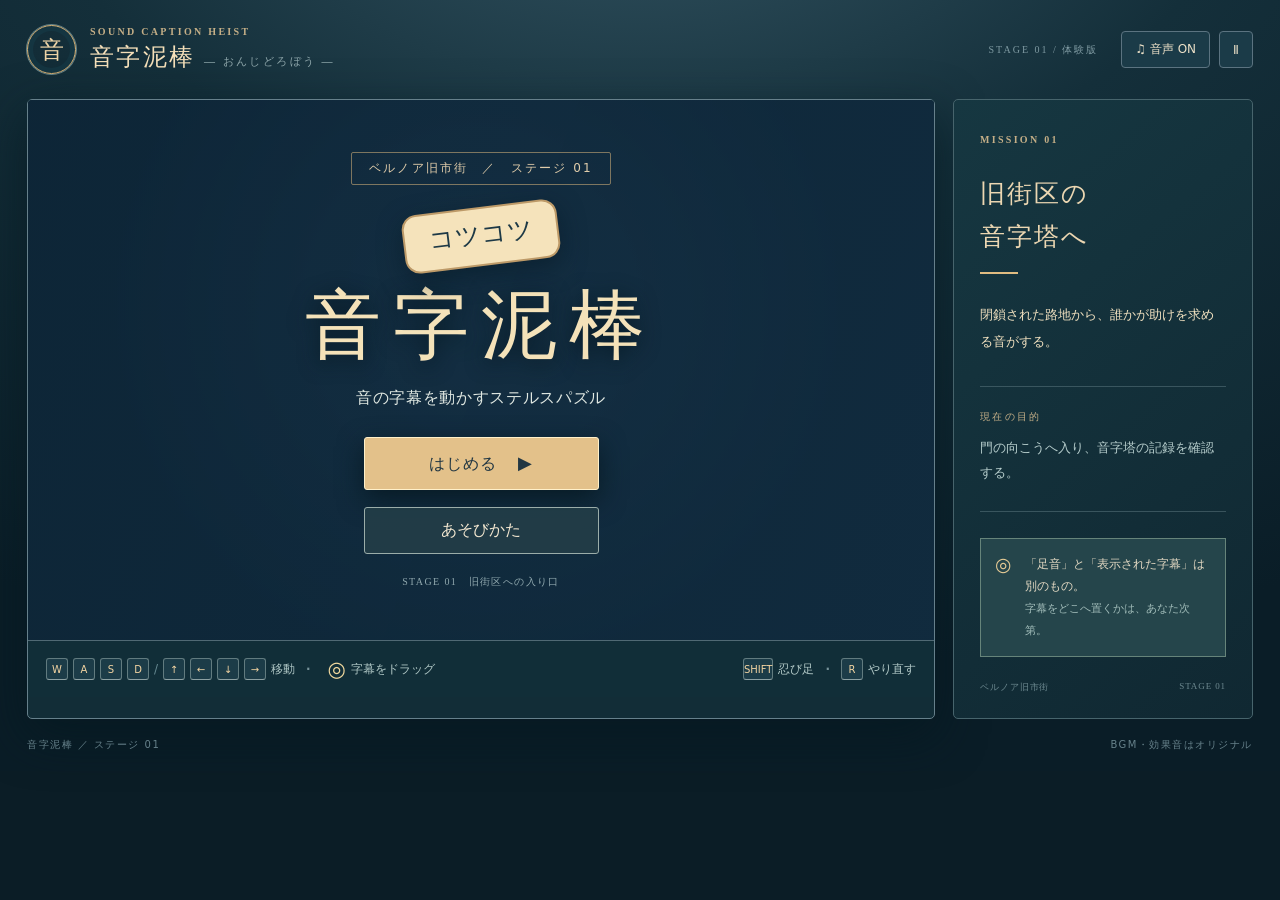
<file: index.html>
<!doctype html>
<html lang="ja">
<head>
  <meta charset="UTF-8" />
  <meta name="viewport" content="width=device-width, initial-scale=1, viewport-fit=cover" />
  <link rel="icon" href="data:image/svg+xml,%3Csvg xmlns='http://www.w3.org/2000/svg' viewBox='0 0 48 48'%3E%3Crect width='48' height='48' rx='12' fill='%231b3a44'/%3E%3Ctext x='24' y='34' text-anchor='middle' font-size='29'%3E%E9%9F%B3%3C/text%3E%3C/svg%3E" />
  <meta name="theme-color" content="#0b1e2b" />
  <meta name="description" content="音の字幕を自由に移動し、警備員の行動を変えるステルスパズル。" />
  <title>音字泥棒 — PROLOGUE</title>
  <script type="module" crossorigin src="./assets/index-DogWZPmv.js"></script>
  <link rel="stylesheet" crossorigin href="./assets/index-CPCnpFxU.css">
</head>
<body>
  <div id="app">
    <header class="top">
      <div class="brand"><div class="brand-seal">音</div><div class="brand-copy"><span class="eyebrow">SOUND CAPTION HEIST</span><strong>音字泥棒 <span>— おんじどろぼう —</span></strong></div></div>
      <div class="top-controls"><span class="edition">STAGE 01 / 体験版</span><button id="mute" type="button" aria-label="音をミュート">♫ <span>音声 ON</span></button><button id="pause" type="button" aria-label="一時停止">Ⅱ</button></div>
    </header>

    <main class="main">
      <section class="game-shell" aria-label="音字泥棒のゲーム画面">
        <div class="scene-frame" id="scene-frame">
          <canvas id="stage" width="1040" height="620" aria-label="ステージ1。主人公を動かし効果音字幕をドラッグするゲーム" tabindex="0"></canvas>
          <div id="vignette"></div>
          <div class="scene-top"><div class="chapter"><div>CHAPTER 01 — THE BACK ALLEY</div><strong>足音のない路地</strong></div><div id="status-pill" class="pill">● 平常</div></div>
          <div class="scene-bottom"><div id="hint" class="hint"><span class="hint-sigil">✦</span><div><strong id="hint-title">足音を、目に見える形へ。</strong><p id="hint-copy">移動すると字幕が生まれます。</p></div></div><div id="step-indicator" class="step-indicator"><i class="active"></i><i></i><i></i></div></div>
          <div id="toast" class="toast" aria-live="polite"></div>
          <div class="overlay title-screen" id="intro">
            <span class="edition-plate">ベルノア旧市街　／　ステージ 01</span>
            <div class="title-emblem" aria-hidden="true">コツコツ</div>
            <h1>音字泥棒</h1>
            <p class="game-genre">音の字幕を動かすステルスパズル</p>
            <nav class="menu" aria-label="タイトルメニュー">
              <button class="primary" id="start" type="button">はじめる <span>▶</span></button>
              <button class="secondary-button" id="howto" type="button">あそびかた</button>
            </nav>
            <span class="intro-foot">STAGE 01　旧街区への入り口</span>
          </div>
          <div class="overlay hidden" id="result" aria-live="polite">
            <span class="eyebrow">STAGE 01 CLEAR</span>
            <h2>ステージ 01　クリア</h2>
            <p>音字塔の記録に、不可解な補正履歴が見つかった。</p>
            <div class="result-lines"><span>次の目的</span><strong>救難音が鳴る地下通路を調べる</strong></div>
            <button class="primary" id="replay" type="button">もう一度あそぶ <span>↻</span></button>
          </div>
          <div class="overlay hidden" id="help">
            <span class="eyebrow">CONTROLS</span>
            <h2>あそびかた</h2>
            <div class="help-text">
              <p><strong>移動：</strong>WASD・矢印キー、スマホでは画面をタップ／十字キー</p>
              <p><strong>字幕：</strong>音が鳴ると現れる「コツコツ」などをドラッグ。路地の好きな場所へ置ける</p>
              <p><strong>警備員：</strong>字幕を見れば調べに行くが、ミオを直接見れば追いかける</p>
              <p><strong>目標：</strong>やり方は自由。右端の門から旧街区へ入ろう</p>
            </div>
            <button class="primary" id="help-back" type="button">タイトルへ戻る <span>↩</span></button>
          </div>
          <div class="dialogue hidden" id="dialogue" role="dialog" aria-live="polite" aria-label="ストーリー">
            <div id="speaker-avatar" class="speaker-avatar">ミ</div>
            <div class="dialogue-body"><div class="dialogue-heading"><strong id="speaker-name">ミオ</strong><span id="dialogue-progress">1 / 5</span></div>
              <p id="dialogue-text"></p>
            </div>
            <div class="dialogue-actions">
              <button id="dialogue-next" class="dialogue-next" type="button">次へ <span>▶</span></button>
              <button id="dialogue-skip" class="dialogue-skip" type="button">スキップ</button>
            </div>
          </div>
          <div class="overlay hidden" id="paused">
            <h2>ポーズ</h2><p>ゲームを一時停止しています。</p>
            <button class="primary" id="resume" type="button">再開 <span>▶</span></button>
            <button class="secondary-button" id="pause-restart" type="button">最初からやり直す</button>
          </div>
        </div>
        <footer class="below">
          <div class="instruction"><span class="key">W</span><span class="key">A</span><span class="key">S</span><span class="key">D</span><span class="separator">/</span><span class="key">↑</span><span class="key">←</span><span class="key">↓</span><span class="key">→</span><span>移動</span><b>·</b><span class="hand">◎</span><span>字幕をドラッグ</span></div>
          <div class="instruction secondary"><span class="key">SHIFT</span><span>忍び足</span><b>·</b><span class="key">R</span><span>やり直す</span></div>
          <div class="touch-controls" aria-label="タッチ操作"><div class="move-pad" id="move-pad" aria-label="移動パッド"><button data-dir="up" aria-label="上へ">▲</button><button data-dir="left" aria-label="左へ">◀</button><button data-dir="down" aria-label="下へ">▼</button><button data-dir="right" aria-label="右へ">▶</button></div><button id="quiet" class="quiet" type="button">忍び足：OFF</button></div>
        </footer>
      </section>
      <aside class="story" aria-label="ステージ情報">
        <span class="eyebrow">MISSION 01</span><h3>旧街区の<br />音字塔へ</h3>
        <div class="line"></div>
        <p class="mission-lead">閉鎖された路地から、誰かが助けを求める音がする。</p>
        <div class="mission-details">
          <span class="eyebrow">現在の目的</span>
          <p id="mission-status">門の向こうへ入り、音字塔の記録を確認する。</p>
        </div>
        <div class="note"><span>◎</span><p>「足音」と「表示された字幕」は別のもの。<br /><small>字幕をどこへ置くかは、あなた次第。</small></p></div>
        <div class="story-bottom"><span>ベルノア旧市街</span><span>STAGE 01</span></div>
      </aside>
    </main>
    <div class="bottom-bar"><span>音字泥棒 ／ ステージ 01</span><span>BGM・効果音はオリジナル</span></div>
  </div>
</body>
</html>
</file>
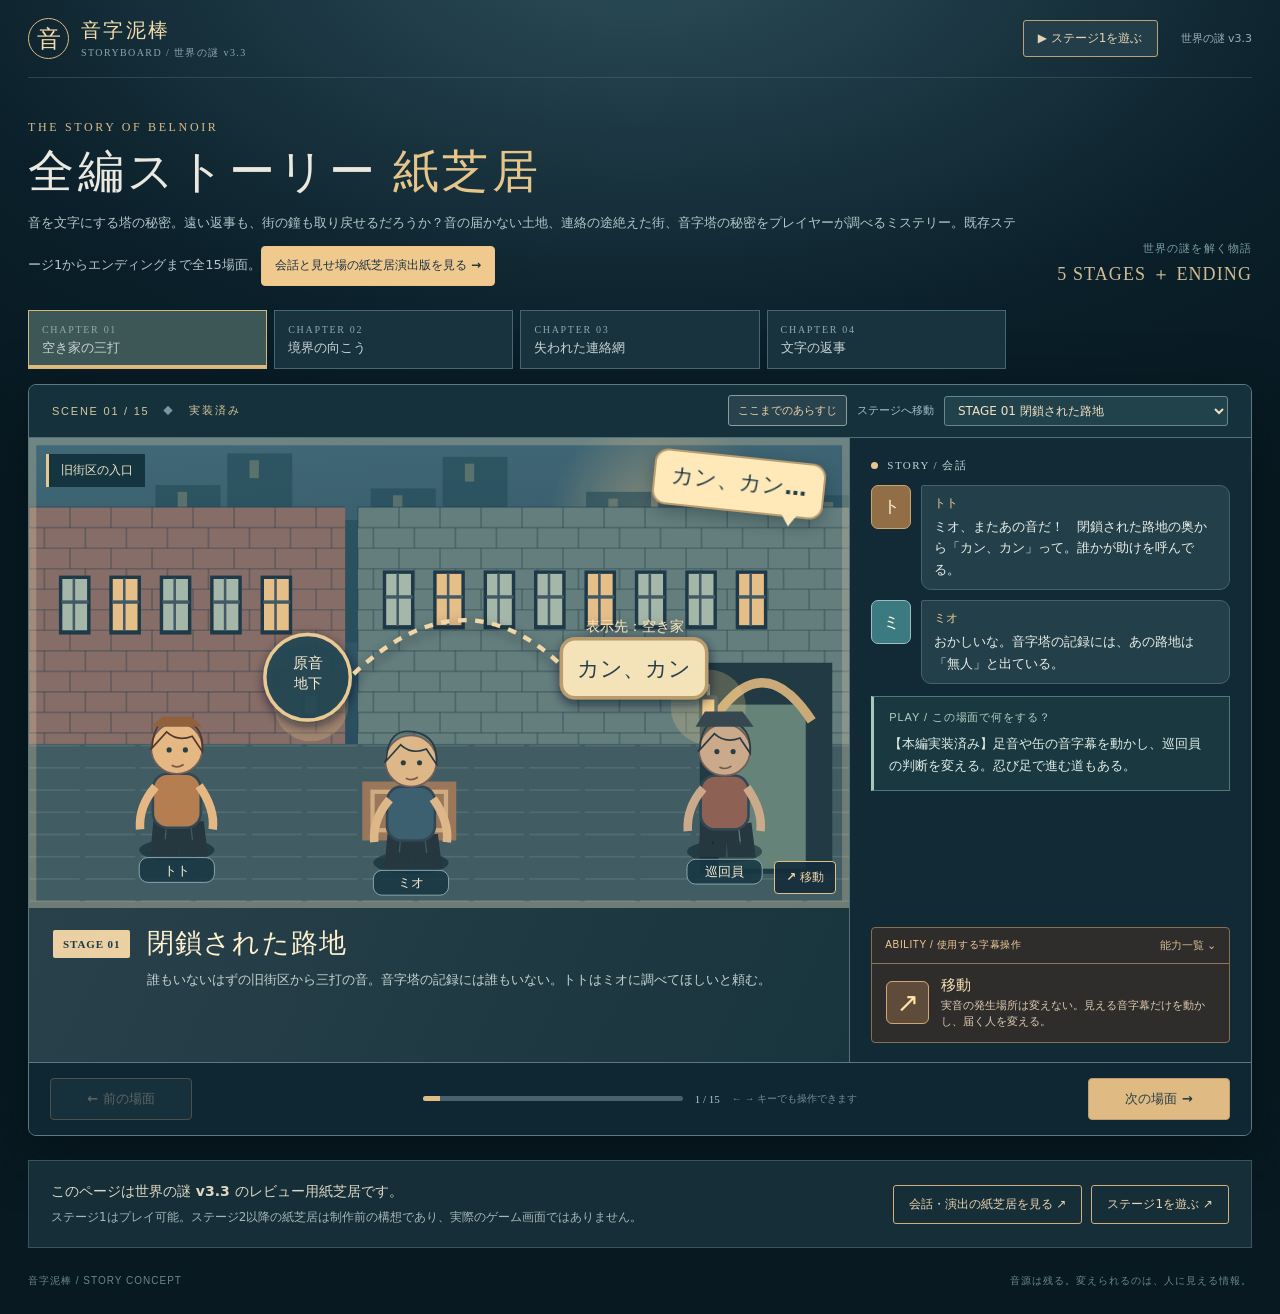
<file: story/index.html>
<!doctype html>
<html lang="ja">
<head>
  <meta charset="UTF-8"/>
  <meta name="viewport" content="width=device-width, initial-scale=1, viewport-fit=cover"/>
  <link rel="icon" href="data:image/svg+xml,%3Csvg xmlns='http://www.w3.org/2000/svg' viewBox='0 0 48 48'%3E%3Crect width='48' height='48' rx='10' fill='%231b3a44'/%3E%3Ctext x='24' y='34' text-anchor='middle' font-size='28'%3E%E9%9F%B3%3C/text%3E%3C/svg%3E"/>
  <meta name="theme-color" content="#10262f"/>
  <meta name="description" content="音字塔はなぜ音を文字にするのか。世界の静けさと遠い町の返事をめぐるミステリー紙芝居。"/>
  <title>音字泥棒｜全編ストーリー紙芝居</title>
  <link rel="stylesheet" href="./style.css"/>
</head>
<body>
<div class="app">
  <header class="topbar">
    <a class="identity" href="../" aria-label="音字泥棒のゲームへ戻る"><span class="identity-mark">音</span><span><strong>音字泥棒</strong><small>STORYBOARD / 世界の謎 v3.3</small></span></a>
    <nav class="top-actions" aria-label="ページ移動"><a href="../">▶ ステージ1を遊ぶ</a><span class="draft-label">世界の謎 v3.3</span></nav>
  </header>
  <section class="heading">
    <div><span class="kicker">THE STORY OF BELNOIR</span><h1>全編ストーリー<span>紙芝居</span></h1><p>音を文字にする塔の秘密。遠い返事も、街の鐘も取り戻せるだろうか？<br class="mobile-br"/>音の届かない土地、連絡の途絶えた街、音字塔の秘密をプレイヤーが調べるミステリー。<br class="mobile-br"/>既存ステージ1からエンディングまで全15場面。<a href="./comic/" class="comic-entry">会話と見せ場の紙芝居演出版を見る →</a></p></div>
    <div class="heading-aside">世界の謎を解く物語 <span>5 STAGES ＋ ENDING</span></div>
  </section>
  <nav class="chapter-nav" id="chapters" aria-label="章を選ぶ"></nav>
  <main class="paper" id="paper">
    <div class="paper-top">
      <div class="paper-meta"><span id="scene-number">SCENE 01 / 15</span><span class="meta-dot">◆</span><span id="scene-kind">導入</span></div>
      <div class="stage-nav"><button id="recap-toggle" type="button" aria-expanded="false" aria-controls="recap-panel">ここまでのあらすじ</button><label for="stage-select">ステージへ移動</label><select id="stage-select" aria-label="ステージを選んでジャンプ"></select></div>
    </div>
    <div id="recap-panel" class="recap-panel" hidden aria-label="再開時のあらすじ"><strong>ここまでのあらすじ（3文）</strong><div id="recap-lines"></div></div>
    <div class="story-grid">
      <section class="art-column" aria-label="場面イラスト">
        <div class="illustration" id="illustration">
          <div id="artwork" class="artwork" role="img" aria-label="シーンのイラスト"></div>
          <span id="scene-location" class="art-location"></span>
          <span id="scene-sound" class="art-sound"></span>
          <div id="ability-tag" class="art-ability"></div>
        </div>
        <div class="story-caption"><span id="stage-label" class="stage-label">STAGE 01</span><div><h2 id="scene-title"></h2><p id="scene-lead"></p></div></div>
      </section>
      <aside class="talk-column" aria-label="物語とゲーム体験">
        <div class="talk-heading"><span class="dot"></span><span>STORY / 会話</span></div>
        <div id="dialogues" class="dialogues"></div>
        <div class="gameplay-card"><div class="gameplay-label">PLAY / この場面で何をする？</div><p id="gameplay"></p><a id="lab-link" href="./lab/" hidden>この操作を実際に試す →</a></div>
        <div class="ability-card">
          <div class="ability-card-top"><span>ABILITY / 使用する字幕操作</span><button type="button" id="ability-details" aria-expanded="false" aria-controls="ability-list">能力一覧 <span>⌄</span></button></div>
          <div class="ability-current"><span id="ability-symbol" class="ability-symbol"></span><div><strong id="ability-name"></strong><p id="ability-note"></p></div></div>
          <div class="ability-list hidden" id="ability-list"></div>
        </div>
      </aside>
    </div>
    <footer class="page-controls">
      <button id="prev" type="button" class="page-button secondary" aria-label="前の場面へ">← <span>前の場面</span></button>
      <div class="pager-mid"><div class="progress-track"><div class="progress-fill" id="progress-fill"></div></div><span id="page-count">1 / 15</span><span class="keyboard-tip">← → キーでも操作できます</span></div>
      <button id="next" type="button" class="page-button primary">次の場面 <span>→</span></button>
    </footer>
  </main>
  <section class="bottom-guide"><div><strong>このページは世界の謎 v3.3 のレビュー用紙芝居です。</strong><p>ステージ1はプレイ可能。ステージ2以降の紙芝居は制作前の構想であり、実際のゲーム画面ではありません。</p></div><div class="guide-links"><a href="./comic/">会話・演出の紙芝居を見る ↗</a><a href="../">ステージ1を遊ぶ ↗</a></div></section>
  <footer class="footer"><span>音字泥棒 / STORY CONCEPT</span><span>音源は残る。変えられるのは、人に見える情報。</span></footer>
</div>
<script type="module" src="./app.js"></script>
</body>
</html>
</file>
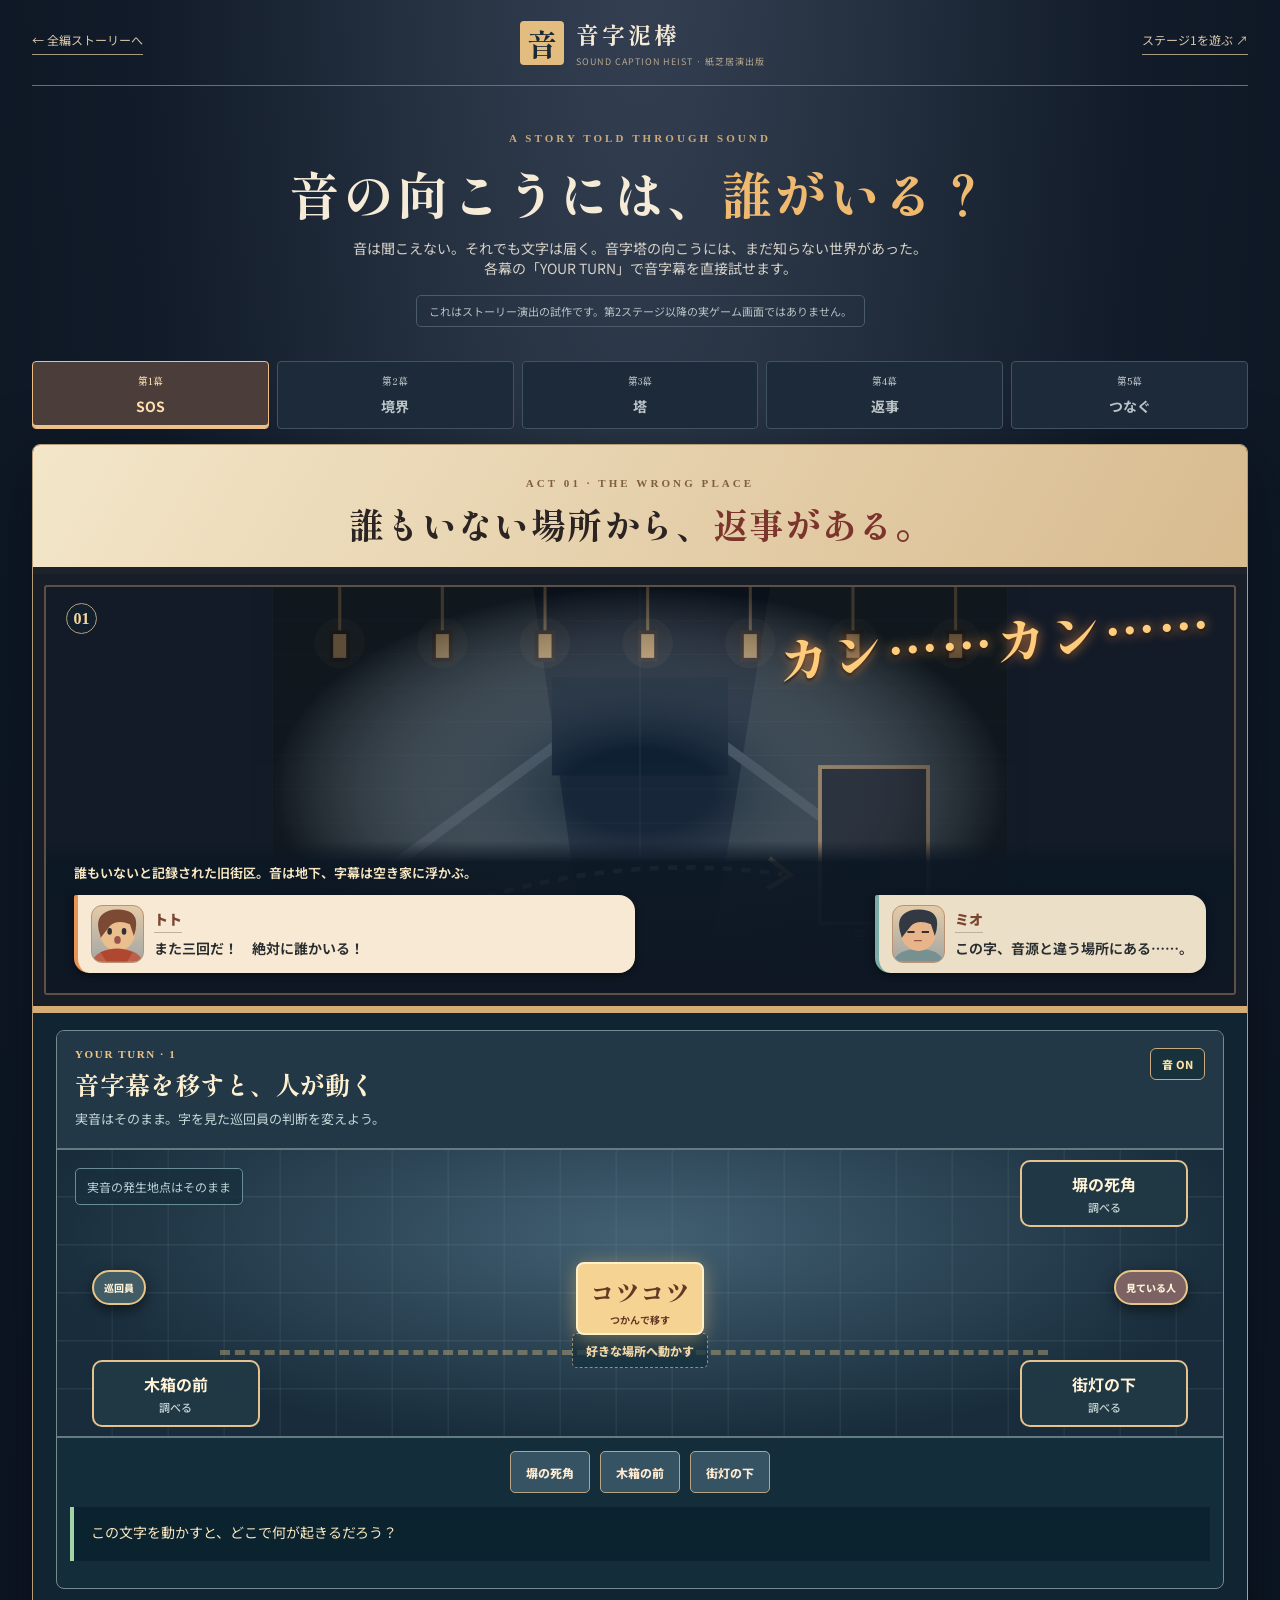
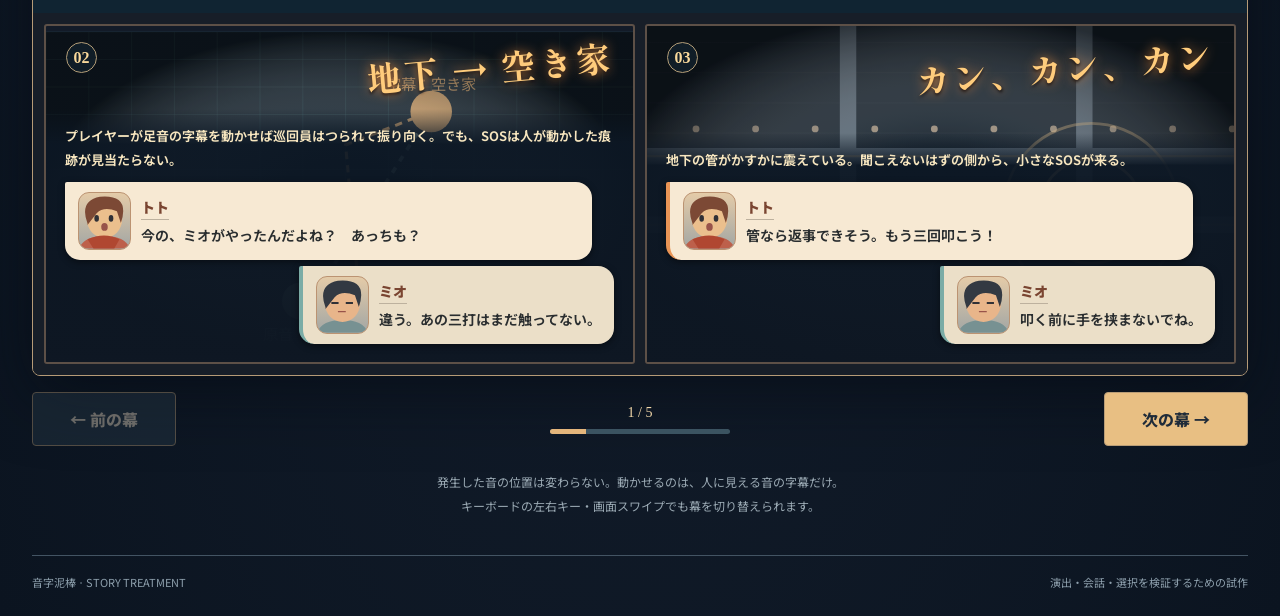
<file: story/comic/index.html>
<!doctype html>
<html lang="ja"><head><meta charset="utf-8"><meta name="viewport" content="width=device-width,initial-scale=1,viewport-fit=cover"><meta name="theme-color" content="#111b2a"><link rel="icon" href="data:image/svg+xml,%3Csvg xmlns=%22http://www.w3.org/2000/svg%22 viewBox=%220 0 48 48%22%3E%3Crect width=%2248%22 height=%2248%22 rx=%228%22 fill=%22%23111b2a%22/%3E%3Ctext x=%2224%22 y=%2234%22 text-anchor=%22middle%22 fill=%22%23f0c989%22 font-size=%2232%22%3E%E9%9F%B3%3C/text%3E%3C/svg%3E"><meta name="description" content="音字泥棒・プレイヤーの一手と人物の掛け合いを描く全5幕の対話型ストーリー紙芝居。"><title>音字泥棒 | 世界の謎・操作付き紙芝居</title><link rel="stylesheet" href="./comic.css"></head>
<body><div class="site">
<header class="masthead"><a href="../" class="return">← 全編ストーリーへ</a><div class="masthead-title"><span class="logo">音</span><div><strong>音字泥棒</strong><small>SOUND CAPTION HEIST · 紙芝居演出版</small></div></div><a href="../../" class="return play-link">ステージ1を遊ぶ ↗</a></header>
<main id="main"><section class="opening"><p class="eyebrow">A STORY TOLD THROUGH SOUND</p><h1>音の向こうには、<em>誰がいる？</em></h1><p class="opening-summary">音は聞こえない。それでも文字は届く。音字塔の向こうには、まだ知らない世界があった。<br>各幕の「YOUR TURN」で音字幕を直接試せます。</p><p class="disclaimer">これはストーリー演出の試作です。第2ステージ以降の実ゲーム画面ではありません。</p></section>
<nav class="chapter-strip" id="chapter-strip" aria-label="幕を切り替える"></nav>
<section id="paper-stage" class="paper-stage" aria-label="紙芝居の現在の幕" tabindex="-1"></section>
<footer class="stage-controls"><button type="button" id="back" class="nav-button">← 前の幕</button><div class="paging"><span id="page-indicator"></span><div class="progress-rail"><span id="progress-bar"></span></div></div><button type="button" id="forward" class="nav-button primary">次の幕 →</button></footer>
<p class="footnote">発生した音の位置は変わらない。動かせるのは、人に見える音の字幕だけ。<br>キーボードの左右キー・画面スワイプでも幕を切り替えられます。</p>
</main><footer class="page-footer">音字泥棒 · STORY TREATMENT <span>演出・会話・選択を検証するための試作</span></footer></div><script type="module" src="./comic.js"></script></body></html>
</file>
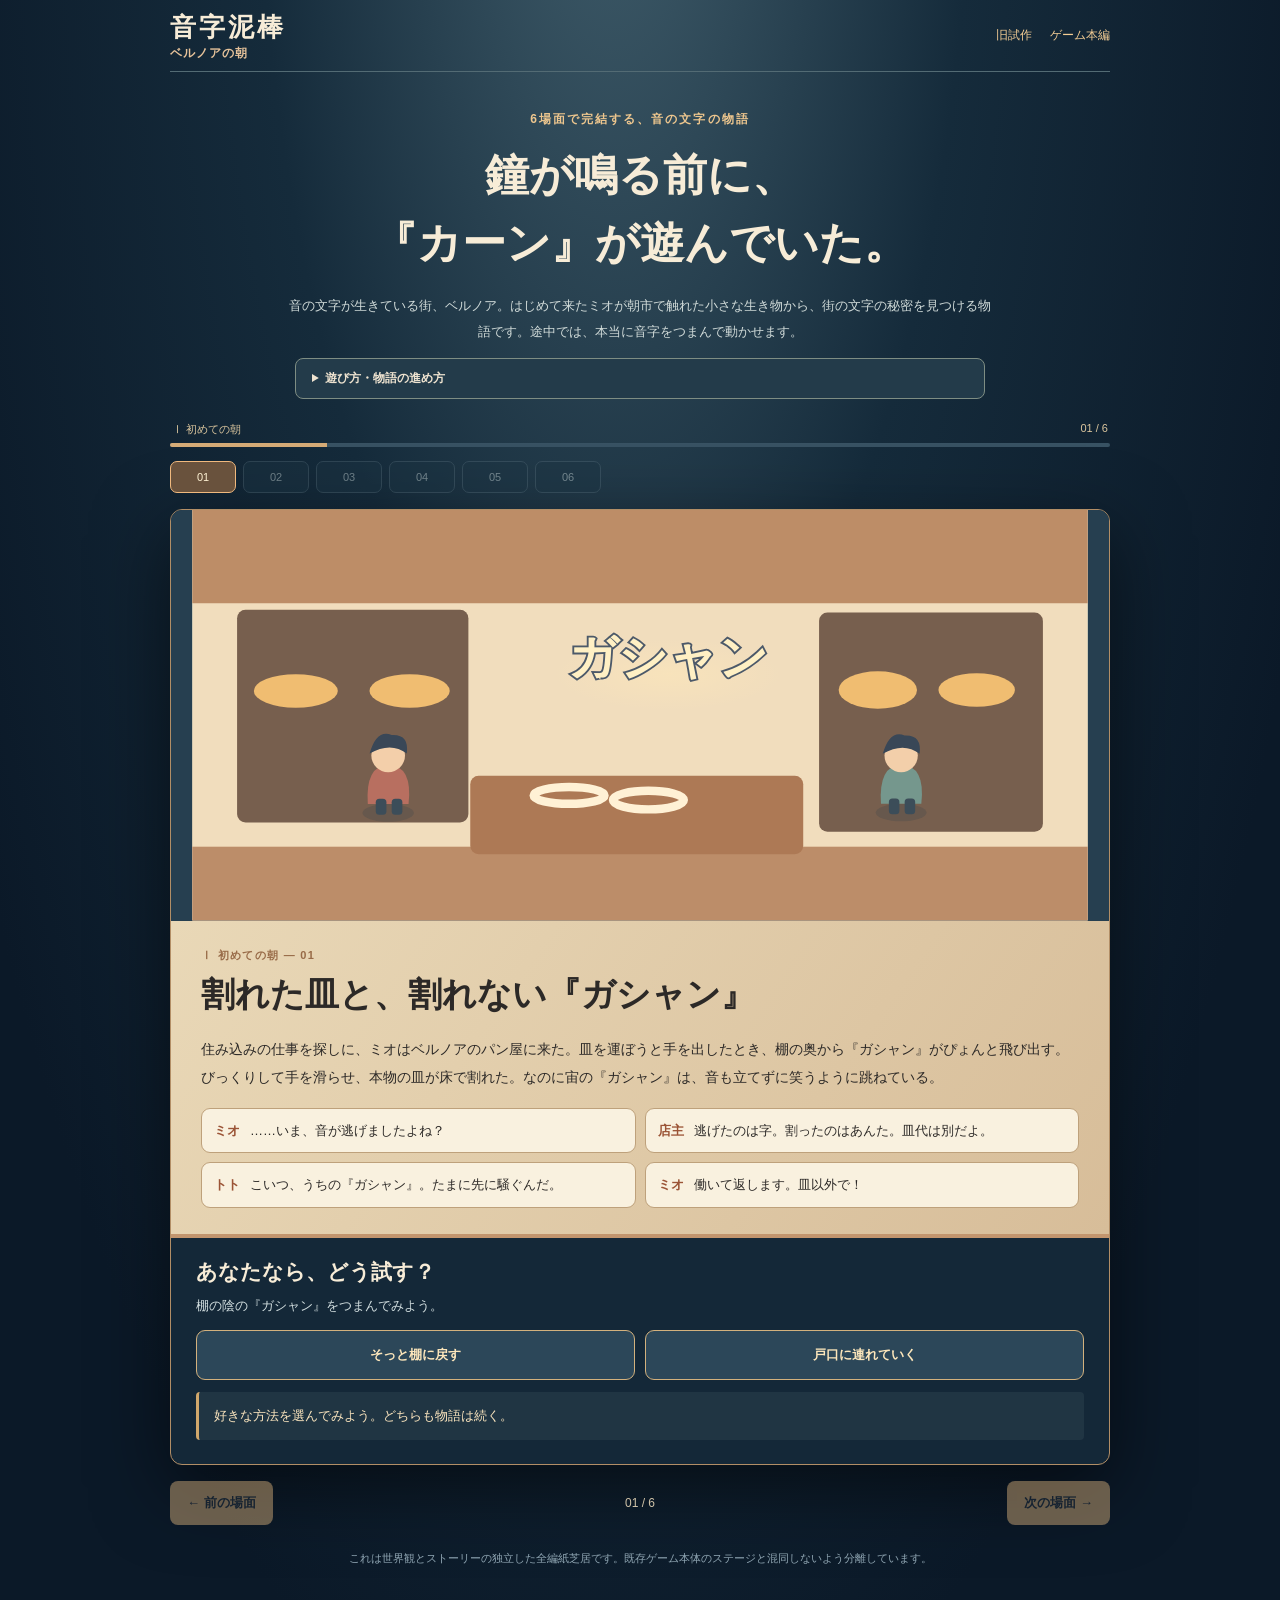
<file: story/complete/index.html>
<!doctype html><html lang="ja"><head><meta charset="utf-8"/><meta name="viewport" content="width=device-width, initial-scale=1"/><meta name="theme-color" content="#122638"/><link rel="icon" href="data:,"/><title>音字泥棒 — ベルノアの朝 | 全編紙芝居</title><link rel="stylesheet" href="./style.css"/></head>
<body><main class="shell">
<header class="top"><div class="brand">音字泥棒 <small>ベルノアの朝</small></div><nav><a href="../pivot/index.html">旧試作</a><a href="../../index.html">ゲーム本編</a></nav></header>
<section class="hero"><p class="eyebrow">6場面で完結する、音の文字の物語</p><h1>鐘が鳴る前に、<br/>『カーン』が遊んでいた。</h1><p>音の文字が生きている街、ベルノア。はじめて来たミオが朝市で触れた小さな生き物から、街の文字の秘密を見つける物語です。途中では、本当に音字をつまんで動かせます。</p><details class="guide"><summary>遊び方・物語の進め方</summary><p>各場面の文章と会話を読んでください。「試してみる」がある場面では選択・ドラッグ操作で結果が変わります。第６場面は自由操作。困ったらその場の操作説明や段階ヒントを使えます。説明を読むことは必須ではありません。戻る・やり直すこともできます。</p></details></section>
<div class="progress"><span id="act">第一幕</span><span id="progress-text">01 / 6</span></div><div class="progress-track"><div id="progress-bar"></div></div>
<nav class="scene-tabs" id="scene-tabs" aria-label="物語の場面"></nav>
<article class="paper">
  <div class="art" id="art" role="img" aria-label="物語の場面を描いたイラスト"></div>
  <div class="story"><span class="chapter" id="chapter"></span><h2 id="scene-title"></h2><p id="story-lead" class="lead"></p><div id="dialogue" class="dialogue"></div></div>
  <section id="interaction" class="interaction"><div class="interaction-title"><h3 id="prompt-title">あなたならどうする？</h3><p id="prompt"></p></div><div id="choice-buttons" class="choices"></div><div id="sandbox-holder"></div><div id="rhythm-holder"></div><div class="result" id="result" role="status" aria-live="polite"></div></section>
</article>
<div class="pagination"><button type="button" id="prev">← 前の場面</button><span id="current">01 / 6</span><button type="button" id="next">次の場面 →</button></div>
<section id="ending" class="ending" hidden><span class="eyebrow">おしまい</span><h2>この街には、まだ聞いたことのない音がある。</h2><p id="ending-text"></p><div class="ending-nav"><button id="restart" type="button">最初から、別の朝を</button><button id="world-answer" type="button">世界観の答えを見る</button></div><div id="world-notes" class="world-notes" hidden></div></section>
<footer class="foot">これは世界観とストーリーの独立した全編紙芝居です。既存ゲーム本体のステージと混同しないよう分離しています。</footer>
</main><script type="module" src="./app.js"></script></body></html>
</file>
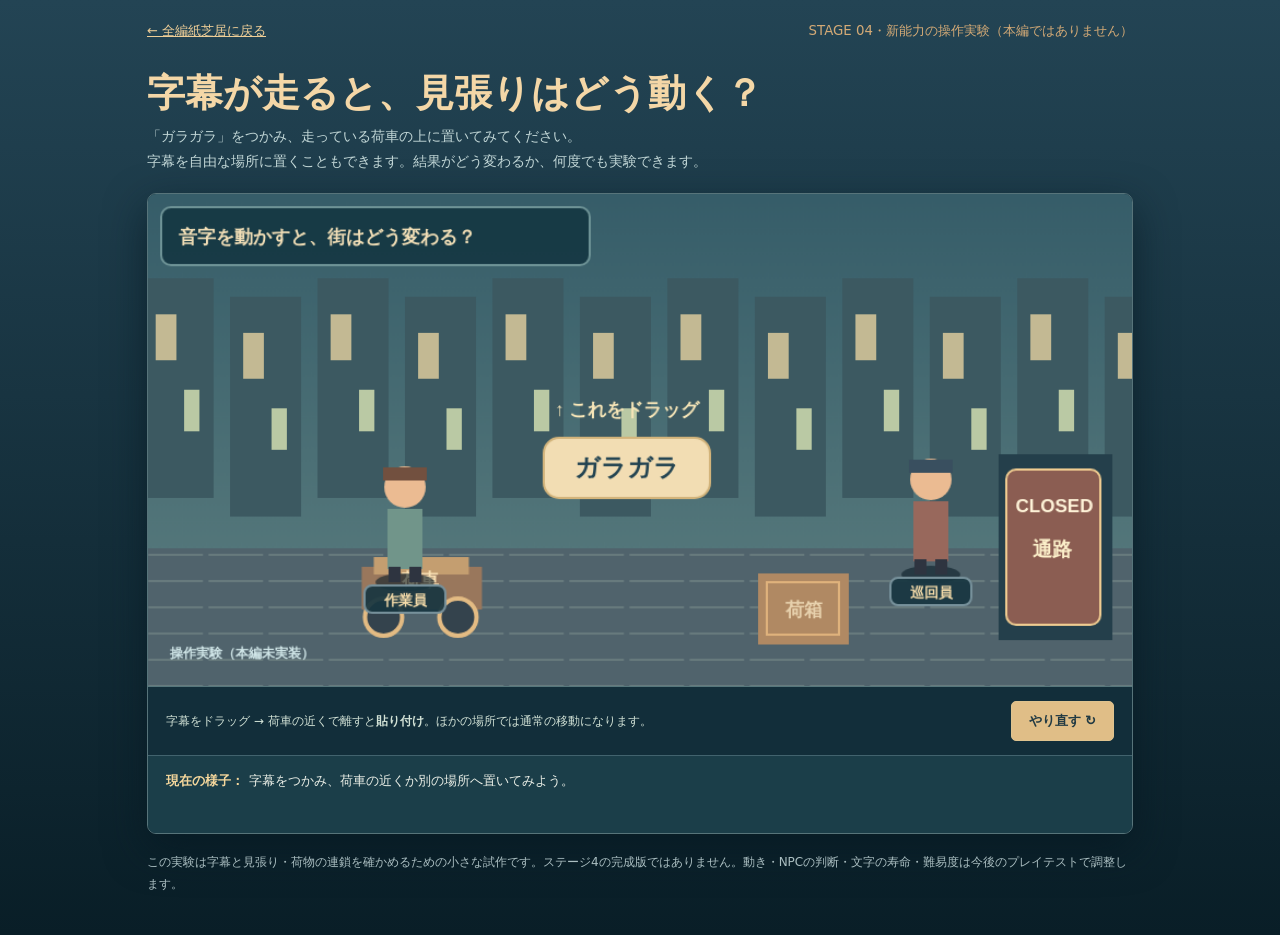
<file: story/lab/index.html>
<!doctype html><html lang="ja"><head><meta charset="UTF-8"><meta name="viewport" content="width=device-width, initial-scale=1, viewport-fit=cover"><meta name="theme-color" content="#142e38"><title>字幕操作ラボ｜音字泥棒</title><link rel="icon" href="data:image/svg+xml,%3Csvg xmlns='http://www.w3.org/2000/svg' viewBox='0 0 48 48'%3E%3Crect width='48' height='48' rx='10' fill='%231b3a44'/%3E%3Ctext x='24' y='34' text-anchor='middle' font-size='28'%3E%E9%9F%B3%3C/text%3E%3C/svg%3E"/>
<style>
:root{color-scheme:dark;font-family:"Hiragino Kaku Gothic ProN","Noto Sans JP",system-ui,sans-serif;background:#091e27;color:#ecf0e8}
*{box-sizing:border-box}body{margin:0;background:linear-gradient(#234454,#091e27);min-height:100vh}
main{max-width:1030px;padding:22px;margin:auto}
nav{display:flex;align-items:center;justify-content:space-between;gap:20px}
a{color:#efce97}nav a{font-size:13px}
h1{margin:28px 0 5px;font-size:clamp(23px,4vw,38px);color:#f4d7a7}
.lead{font-size:14px;color:#c2d7d7;line-height:1.75;margin:4px 0 20px}
section{background:#122e3a;border:1px solid #57747a;border-radius:9px;box-shadow:0 15px 40px #061821aa;overflow:hidden}
canvas{display:block;width:100%;height:auto;aspect-ratio:900/450;touch-action:none;cursor:grab}
canvas:active{cursor:grabbing}
.controls{display:flex;align-items:center;justify-content:space-between;flex-wrap:wrap;gap:12px;padding:14px 18px;border-top:1px solid #56777c}
.controls p{margin:0;font-size:12px;color:#d2e2d6;flex:1;min-width:220px}
button{border:1px solid #dec38f;background:#e0be87;color:#213a43;border-radius:5px;padding:10px 17px;font-weight:800;font-size:13px}
button:hover{background:#f4d7a3}
.readout{padding:14px 18px;border-top:1px solid #42636e;background:#1b3e49;font-size:13px;line-height:1.75;min-height:78px}
.readout strong{color:#f5d79c}
.notes{line-height:1.8;font-size:12px;color:#abbfc2;margin:18px 0}
small{color:#d4aa76}
@media(max-width:600px){main{padding:13px}h1{margin-top:23px}.lead{font-size:12px}canvas{aspect-ratio:900/450}.controls{padding:11px}.controls p{font-size:11px}.readout{font-size:12px}.notes{font-size:11px}}
</style></head><body>
<main><nav><a href="../">← 全編紙芝居に戻る</a><small>STAGE 04・新能力の操作実験（本編ではありません）</small></nav>
<h1>字幕が走ると、見張りはどう動く？</h1>
<p class="lead">「ガラガラ」をつかみ、走っている荷車の上に置いてみてください。<br>字幕を自由な場所に置くこともできます。結果がどう変わるか、何度でも実験できます。</p>
<section><canvas id="lab" width="900" height="450" aria-label="動いている荷車、見張り、ガラガラの字幕をドラッグして試す小さな操作実験"></canvas>
<div class="controls"><p>字幕をドラッグ → 荷車の近くで離すと<strong>貼り付け</strong>。ほかの場所では通常の移動になります。</p><button id="reset" type="button">やり直す ↻</button></div>
<div id="readout" class="readout" role="status" aria-live="polite">音字「ガラガラ」をつかんでみよう。</div></section>
<p class="notes">この実験は字幕と見張り・荷物の連鎖を確かめるための小さな試作です。ステージ4の完成版ではありません。動き・NPCの判断・文字の寿命・難易度は今後のプレイテストで調整します。</p>
</main><script type="module" src="./lab.js"></script></body></html>
</file>
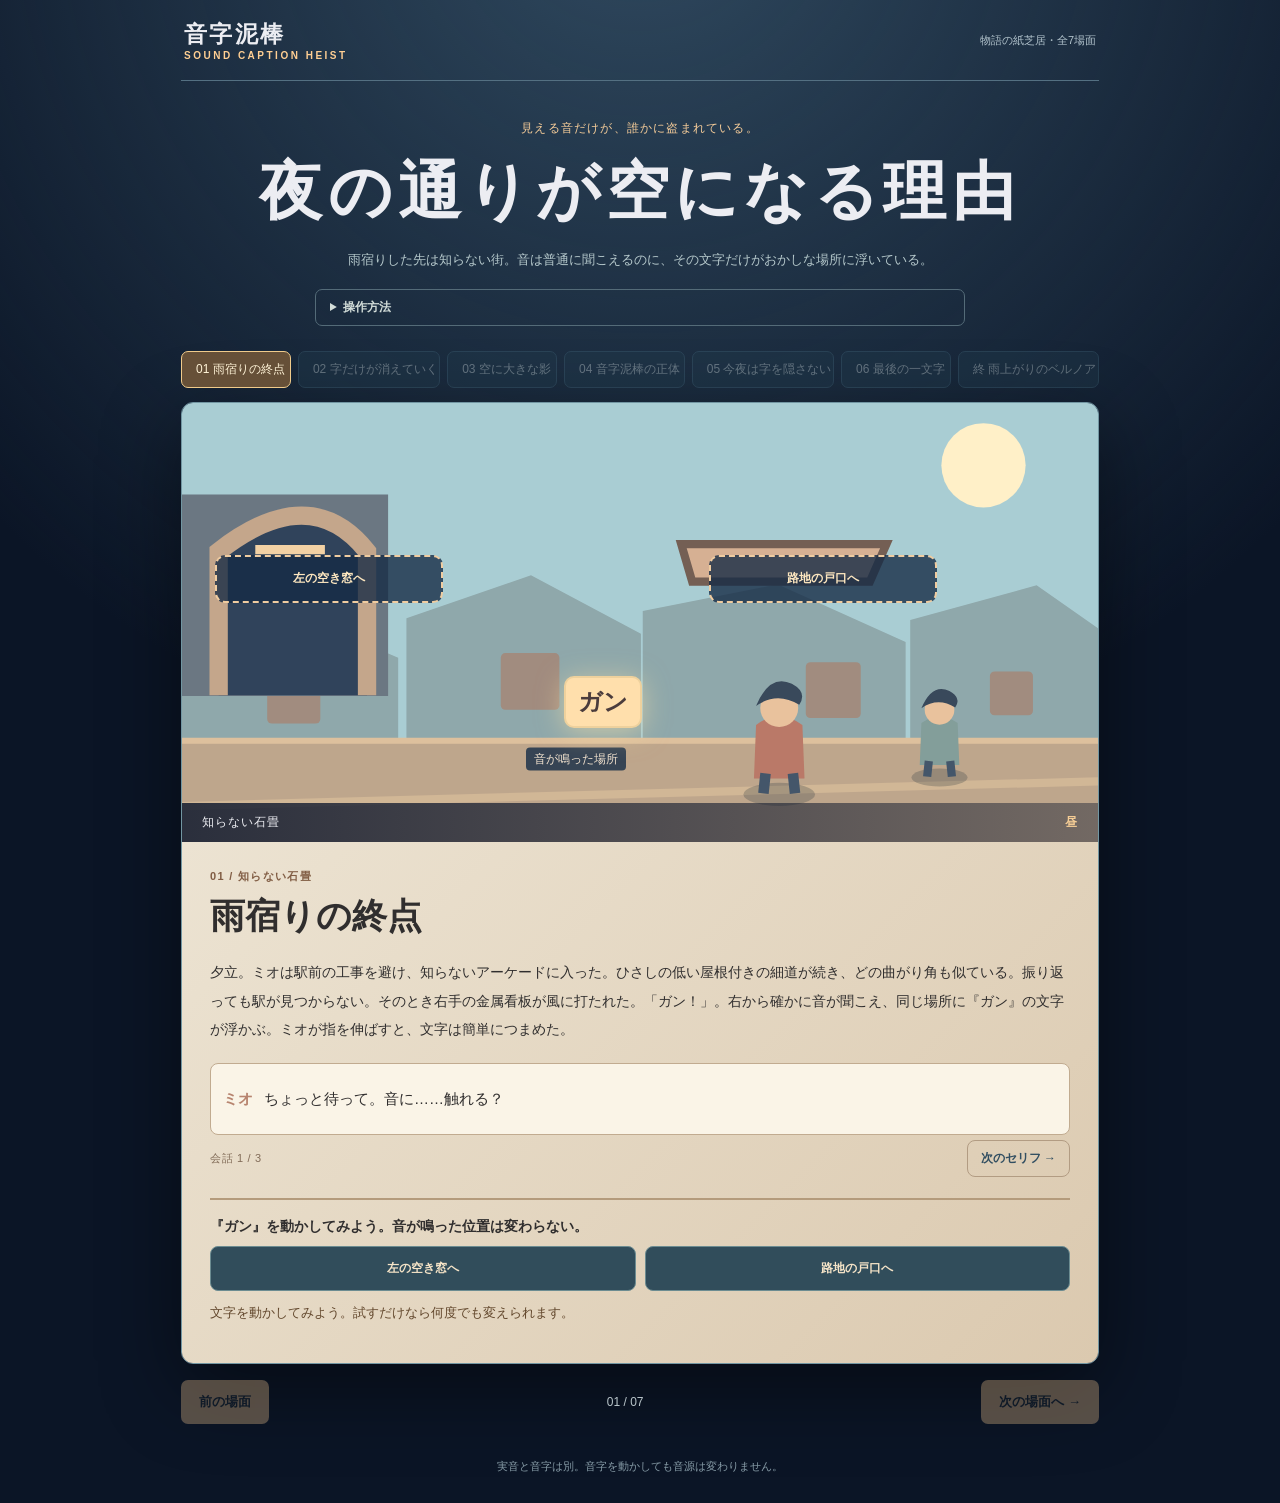
<file: story/night/index.html>
<!doctype html><html lang="ja"><head><meta charset="utf-8"><meta name="viewport" content="width=device-width,initial-scale=1"><meta name="theme-color" content="#102036"><link rel="icon" href="data:,"><title>音字泥棒 — 夜の通りが空になる理由</title><link rel="stylesheet" href="./style.css"></head><body><main class="wrap">
<header><span class="brand">音字泥棒<small>SOUND CAPTION HEIST</small></span><span class="edition">物語の紙芝居・全7場面</span></header>
<section class="intro"><p>見える音だけが、誰かに盗まれている。</p><h1>夜の通りが空になる理由</h1><p class="lede">雨宿りした先は知らない街。音は普通に聞こえるのに、その文字だけがおかしな場所に浮いている。</p><details><summary>操作方法</summary><p>文字をドラッグして、宛先へ置いてください。下の選択ボタンからも操作できます。スマホは指でドラッグできます。失敗してもやり直せます。</p></details></section>
<nav id="chapters" aria-label="場面選択"></nav><section class="panel"><div class="frame"><div id="visual"></div><div class="clockline"><span id="location"></span><strong id="time"></strong></div></div><div class="content"><span class="act" id="act"></span><h2 id="title"></h2><p id="lead" class="lead"></p><div id="dialogues"></div><section id="interaction" class="interaction"><h3 id="question"></h3><div id="interact-ui"></div><p id="feedback" class="feedback" aria-live="polite"></p></section></div></section>
<div class="controls"><button id="back" type="button">前の場面</button><span id="indicator">01 / 07</span><button id="forward" type="button">次の場面へ →</button></div><section id="end" class="end" hidden><h2>そして、昼の街へ。</h2><p>巨大な鳥は川の向こうへ。今朝は誰も音字を隠さなくていい。</p><p id="epilogue"></p><button id="again" type="button">最初から読み直す</button></section><footer>実音と音字は別。音字を動かしても音源は変わりません。</footer></main><script type="module" src="./app.js"></script></body></html>
</file>
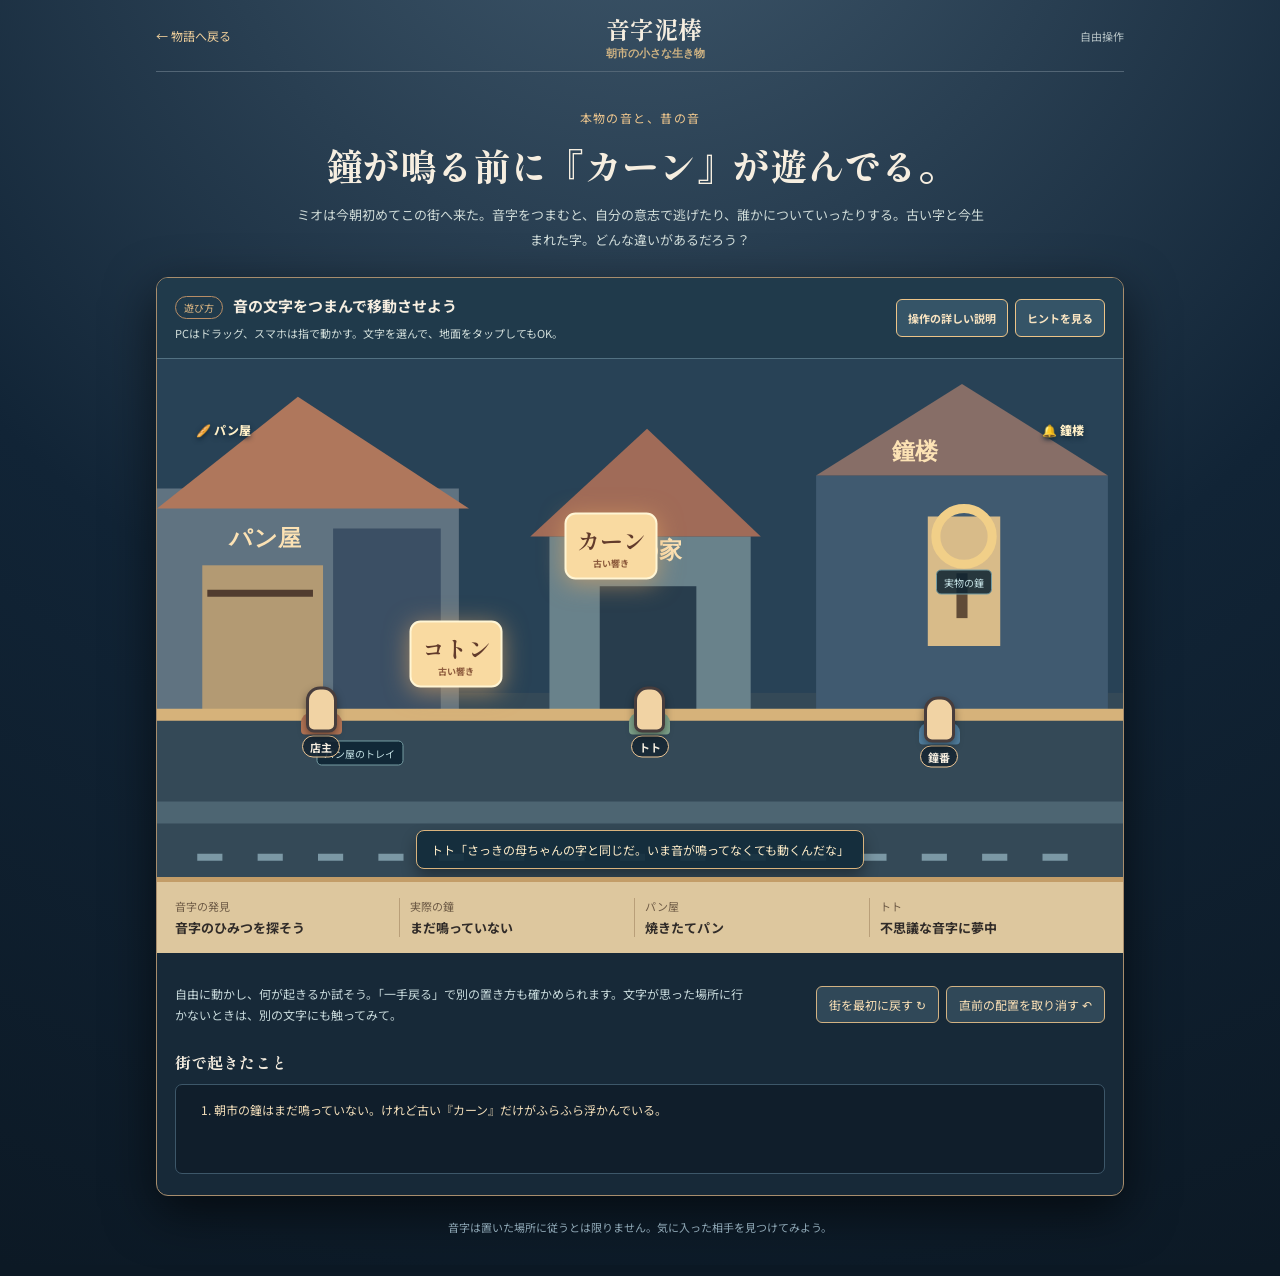
<file: story/complete/sandbox.html>
<!doctype html><html lang="ja"><head><meta charset="utf-8"><meta name="viewport" content="width=device-width,initial-scale=1"><link rel="icon" href="data:,"><title>音字泥棒｜朝市の音字を見つけよう</title><link rel="stylesheet" href="./sandbox.css"></head>
<body><main class="wrap"><header class="top"><a href="./index.html">← 物語へ戻る</a><h1>音字泥棒 <small>朝市の小さな生き物</small></h1><span>自由操作</span></header>
<section class="prose"><p class="eyebrow">本物の音と、昔の音</p><h2>鐘が鳴る前に『カーン』が遊んでる。</h2><p>ミオは今朝初めてこの街へ来た。音字をつまむと、自分の意志で逃げたり、誰かについていったりする。古い字と今生まれた字。どんな違いがあるだろう？</p></section>
<section class="workbench">
 <div class="guide"><div><span class="guide-tag">遊び方</span><strong>音の文字をつまんで移動させよう</strong><p>PCはドラッグ、スマホは指で動かす。文字を選んで、地面をタップしてもOK。</p></div><div class="guide-buttons"><button id="howto" type="button" aria-expanded="false">操作の詳しい説明</button><button id="hint" type="button">ヒントを見る</button></div></div>
 <div class="help-panel" id="howto-detail" hidden>まず光っている「カーン」を掴んでみよう。動かした文字は、置いた場所に残ったり、自分で違う場所へ戻ったりする。朝市の人や音字は何度でも試せる。「一手戻る」でやり直せるよ。</div>
 <div class="help-panel hint-panel" id="hint-detail" role="status" aria-live="polite" hidden></div>
 <div class="map" id="map" role="group" aria-label="音字を自由に動かせる朝市の風景">
 <svg viewBox="0 0 960 520" preserveAspectRatio="none" class="backart" aria-hidden="true">
  <rect width="960" height="520" fill="#284256"/><rect x="0" y="335" width="960" height="185" fill="#344957"/>
  <path d="M0 130H300V356H0Z" fill="#607381"/><path d="M0 150L140 38L310 150Z" fill="#af775c"/><rect x="45" y="207" width="120" height="149" fill="#b39a73"/><path d="M50 235H155" stroke="#513c2f" stroke-width="7"/><path d="M175 170H282V356H175Z" fill="#3b4f64"/><rect x="390" y="178" width="200" height="178" fill="#69828b"/><path d="M371 178L487 70L600 178Z" fill="#a06b58"/><rect x="440" y="228" width="96" height="128" fill="#283d4d"/><rect x="655" y="117" width="290" height="238" fill="#405a70"/><path d="M655 117L800 25L945 117Z" fill="#876e67"/><path d="M766 158H838V288H766Z" fill="#d8bb89"/><circle cx="802" cy="178" r="28" fill="none" stroke="#f1cf88" stroke-width="9"/><path d="M800 215V260" stroke="#604b37" stroke-width="11"/><path d="M0 357H960" stroke="#d6b27a" stroke-width="12"/><path d="M0 455H960" stroke="#4d6572" stroke-width="22"/><path d="M40 500H930" stroke="#7b98a5" stroke-dasharray="25 35" stroke-width="7"/>
  <g fill="#fce2b4" font-family="sans-serif" font-size="23" font-weight="800"><text x="72" y="188">パン屋</text><text x="427" y="200">トトの家</text><text x="730" y="100">鐘楼</text></g>
 </svg>
 <div class="scenery-labels" aria-hidden="true"><span>🥖 パン屋</span><span>🔔 鐘楼</span></div><div class="audience" id="audience" aria-label="音字の見世物を見に来たお客"><span class="spectator">😊</span><span class="spectator">😲</span><span class="spectator">😄</span><span class="spectator">😊</span></div><div id="actors" class="actors"></div><div id="glyphs" class="glyphs"></div>
 <div class="reaction" id="reaction" role="status" aria-live="polite">トト「さっきの母ちゃんの字と同じだ。音が鳴ってなくても動くんだ」</div>
 <div class="source" id="bell-source" style="left:83.5%;top:43%">実物の鐘</div><div class="source" style="left:21%;top:76%">パン屋のトレイ</div>
 </div>
 <div class="overview"><div><span>音字の発見</span><strong id="discovery-state">音字のひみつを探そう</strong></div><div><span>実際の鐘</span><strong id="bell-state">まだ鳴っていない</strong></div><div><span>パン屋</span><strong id="bakery-state">開店前</strong></div><div><span>トト</span><strong id="kid-state">不思議な音字に夢中</strong></div></div>
 <div class="controls"><p>自由に動かし、何が起きるか試そう。「一手戻る」で別の置き方も確かめられます。文字が思った場所に行かないときは、別の文字にも触ってみて。</p><div><button id="reset" type="button">街を最初に戻す ↻</button><button id="replay" type="button">直前の配置を取り消す ↶</button></div></div>
 <section class="activity" aria-label="街で実際に起こったこと"><h3>街で起きたこと</h3><ol id="log"><li>文字を動かすまで、街は静かだ。</li></ol></section>
</section><p class="foot">音字は置いた場所に従うとは限りません。気に入った相手を見つけてみよう。</p></main>
<script type="module" src="./sandbox.js"></script></body></html>
</file>
<file: assets/index-CPCnpFxU.css>
:root{color:#e8e4d5;font-synthesis:none;background:#0b1d26;font-family:Hiragino Kaku Gothic ProN,Yu Gothic,system-ui,sans-serif}*{box-sizing:border-box}html,body{overscroll-behavior:none;min-height:100%;margin:0}body{background:radial-gradient(120% 120% at 50% -20%,#345563 0%,#142f3a 39%,#0a1d27 90%)}button{font:inherit;cursor:pointer}button:focus-visible{outline-offset:3px;outline:2px solid #f4d79d}#app{width:calc(100% - 54px);max-width:1500px;margin:0 auto}.top{justify-content:space-between;align-items:center;gap:15px;min-height:99px;display:flex}.brand{align-items:center;gap:14px;display:flex}.brand-seal{color:#ecd3a6;border:1px solid #d9b478;border-radius:50%;place-items:center;width:49px;height:49px;font:600 24px Georgia,serif;display:grid;box-shadow:inset 0 0 0 5px #143541,0 0 0 1px #648388}.brand-copy{gap:4px;display:grid}.eyebrow{letter-spacing:.23em;color:#c5af87;font:600 10px Georgia,serif}.brand-copy strong{letter-spacing:.1em;color:#f4dfb9;font-family:Georgia,Hiragino Mincho ProN,serif;font-size:24px}.brand-copy strong span{color:#8fa7ab;font-size:11px}.top-controls{align-items:center;gap:9px;display:flex}.edition{color:#7f9aa2;letter-spacing:.2em;margin-right:14px;font:10px Georgia,serif}.top-controls button{color:#ede1c8;background:#1b3b48;border:1px solid #5b7380;border-radius:4px;height:37px;padding:0 13px;font-size:12px}.top-controls button:hover{background:#345867}.main{grid-template-columns:minmax(0,1fr) 300px;align-items:stretch;gap:18px;display:grid}.game-shell{background:#122d37;border:1px solid #66808b;border-radius:5px;min-width:0;overflow:hidden;box-shadow:0 16px 48px #051820aa}.scene-frame{aspect-ratio:1040/620;isolation:isolate;width:100%;position:relative;overflow:hidden}#stage{touch-action:none;-webkit-user-select:none;user-select:none;-webkit-touch-callout:none;cursor:crosshair;background:#1c3f49;width:100%;height:100%;display:block}#vignette{pointer-events:none;background:linear-gradient(#07152266 0%,#0000 23% 74%,#07152177);position:absolute;inset:0;box-shadow:inset 0 0 90px #07151f7c}.scene-top{pointer-events:none;justify-content:space-between;align-items:flex-start;gap:10px;display:flex;position:absolute;top:18px;left:22px;right:22px}.chapter{-webkit-backdrop-filter:blur(3px);backdrop-filter:blur(3px);background:#112b37c9;border-left:3px solid #dec18b;padding:9px 14px 12px}.chapter div{color:#c6b28c;letter-spacing:.11em;font:10px Georgia,serif}.chapter strong{letter-spacing:.08em;color:#f3e3c2;margin-top:5px;font-family:Georgia,Hiragino Mincho ProN,serif;font-size:21px;font-weight:600;display:block}.pill{color:#dceccf;white-space:nowrap;background:#214345dc;border:1px solid #6a8f8a;border-radius:30px;padding:7px 12px;font-size:11px}.pill.warn{color:#ffdfa8;background:#665239e8;border-color:#cdb57c}.pill.danger{color:#ffe1d1;background:#6d3138e8;border-color:#efada4}.scene-bottom{pointer-events:none;justify-content:space-between;align-items:flex-end;gap:14px;display:flex;position:absolute;bottom:16px;left:18px;right:18px}.hint{background:#092732eb;border:1px solid #849c9866;border-left:3px solid #eac78a;align-items:center;gap:15px;width:min(560px,87%);padding:13px 18px;display:flex;box-shadow:0 5px 22px #10252ab8}.hint-sigil{color:#f0d29c;background:#244650;border-radius:50%;flex-shrink:0;place-items:center;width:39px;height:39px;font-size:25px;display:grid}.hint strong{color:#f3e9d0;font-size:15px;display:block}.hint p{color:#a6c2c5;margin:4px 0 0;font-size:12px;line-height:1.55}.step-indicator{gap:7px;margin-bottom:7px;display:flex}.step-indicator i{background:#99b2b858;border-radius:4px;width:24px;height:4px;display:block}.step-indicator i.active{background:#efce8e}.step-indicator i.done{background:#9dc1b3}.toast{z-index:3;opacity:0;white-space:nowrap;color:#f6e5c8;pointer-events:none;background:#102f3cee;border:1px solid #e5cd9caa;border-radius:5px;max-width:94%;padding:10px 19px;font-size:14px;transition:opacity .25s,transform .25s;position:absolute;top:24%;left:50%;transform:translate(-50%,-10px)}.toast.show{opacity:1;transform:translate(-50%)}.overlay{z-index:5;text-align:center;-webkit-backdrop-filter:blur(5px);backdrop-filter:blur(5px);background:radial-gradient(at 50% 40%,#224a52ca,#071a27ed 75%);flex-direction:column;justify-content:center;align-items:center;padding:20px;display:flex;position:absolute;inset:0}.overlay.hidden{display:none}.overlay h1,.overlay h2{letter-spacing:.08em;color:#f7e9ce;text-shadow:0 4px 20px #061821;margin:16px 0;font-family:Georgia,Hiragino Mincho ProN,serif;font-weight:600;line-height:1.46}.overlay h1{font-size:clamp(30px,4.4vw,56px)}.overlay h2{font-size:clamp(25px,3.5vw,44px)}.overlay h1 em{color:#f0c886;font-style:normal}.overlay p{color:#c2d5d4;margin:0 0 25px;font-size:clamp(12px,1.15vw,15px);line-height:2}.intro-orbit{color:#f2dca2;font-size:38px;animation:3s ease-in-out infinite breathe}@keyframes breathe{50%{opacity:.6;transform:scale(1.2)rotate(20deg)}}.primary{color:#223743;letter-spacing:.07em;background:#e3c18a;border:1px solid #fff0c9;border-radius:3px;min-width:206px;padding:14px 22px;font-weight:800;box-shadow:0 9px 26px #081b25}.primary:hover{background:#f6dca2}.primary span{margin-left:14px;font-size:18px}.intro-foot{color:#91a9af;letter-spacing:.14em;margin-top:21px;font:10px Georgia,serif}.result-lines{background:#15343fc9;border-top:1px solid #a99872;border-bottom:1px solid #a99872;gap:6px;margin:0 0 23px;padding:13px 30px;display:grid}.result-lines span{color:#a4bfc4;font-size:11px}.result-lines strong{color:#f1d39a;font:600 22px Georgia,Hiragino Mincho ProN,serif}.below{background:#112e38;border-top:1px solid #506974;justify-content:space-between;align-items:center;gap:12px;min-height:57px;padding:11px 18px;display:flex}.instruction{white-space:nowrap;color:#b2c9c7;align-items:center;gap:5px;font-size:12px;display:flex}.instruction .key{color:#f3d4a2;background:#1c3c48;border:1px solid #617b7f;border-bottom-color:#8da1a3;border-radius:3px;place-items:center;min-width:22px;height:22px;font-size:10px;display:grid}.instruction b{color:#78939a;margin:0 6px}.separator{color:#668991}.hand{color:#f0d89e;margin-left:6px;font-size:21px}.touch-controls{display:none}.story{background:linear-gradient(140deg,#163741,#102832);border:1px solid #47646c;border-radius:5px;flex-direction:column;min-height:100%;padding:34px 26px 24px;display:flex}.story h3{color:#ecd7b2;letter-spacing:.08em;margin:28px 0 12px;font:600 25px/1.7 Georgia,Hiragino Mincho ProN,serif}.story .line{background:#e0bc81;width:38px;height:2px;margin:2px 0 28px}.story p{color:#b5cccb;margin:0 0 17px;font-size:13px;line-height:2.05}.story strong{color:#f1d5a8}.note{background:#25454b;border:1px solid #66847a;gap:13px;margin-top:auto;padding:14px;display:flex}.note>span{color:#e6cb95;font-size:19px}.note p{color:#e3d9c3;margin:0;font-size:12px;line-height:1.85}.note small{color:#a1bcb9;font-size:11px}.story-bottom{color:#6e8a91;letter-spacing:.1em;justify-content:space-between;margin-top:24px;font:9px Georgia,serif;display:flex}.bottom-bar{color:#67828b;letter-spacing:.15em;justify-content:space-between;padding:19px 0;font-size:10px;display:flex}@media (width<=1030px){#app{width:calc(100% - 24px)}.main{grid-template-columns:1fr}.story{display:none}.top{min-height:74px}}@media (width<=680px){#app{width:100%}.top{min-height:61px;padding:0 11px}.brand{gap:8px}.brand-seal{width:36px;height:36px;font-size:17px}.brand-copy .eyebrow{display:none}.brand-copy strong{font-size:16px}.brand-copy strong span{display:none}.top-controls{gap:6px}.top-controls button{height:33px;padding:0 10px}.top-controls button span,.edition{display:none}.game-shell{border-left:0;border-right:0;border-radius:0}.scene-frame{aspect-ratio:1040/700}.scene-top{top:8px;left:8px;right:8px}.chapter{padding:5px 8px}.chapter div{font-size:7px}.chapter strong{margin-top:2px;font-size:12px}.pill{padding:4px 6px;font-size:9px}.scene-bottom{bottom:7px;left:6px;right:6px}.hint{gap:8px;width:99%;padding:7px 9px}.hint-sigil{width:25px;height:25px;font-size:16px}.hint strong{font-size:10px}.hint p{margin:2px 0 0;font-size:9px}.step-indicator{display:none}.toast{padding:7px;font-size:10px}.overlay{padding:10px}.overlay h1{margin:9px 0;font-size:clamp(28px,7vw,38px)}.overlay h2{margin:9px 0;font-size:clamp(23px,5.7vw,34px)}.overlay p{margin-bottom:12px;font-size:11px;line-height:1.75}.overlay .eyebrow{font-size:8px}.intro-orbit{font-size:22px}.intro-foot{margin-top:10px;font-size:8px}.primary{min-width:170px;padding:9px 15px}.below{flex-direction:column;justify-content:center;gap:5px;min-height:116px;padding:7px 12px}.instruction{font-size:10px}.instruction .key,.separator,.instruction.secondary{display:none}.touch-controls{justify-content:space-between;align-items:center;width:100%;display:flex}.move-pad{touch-action:none;-webkit-user-select:none;user-select:none;grid-template-rows:repeat(2,32px);grid-template-columns:repeat(3,37px);grid-template-areas:".up.""left down right";gap:3px;display:grid}.move-pad button{color:#f7d8a1;touch-action:none;-webkit-touch-callout:none;background:#294955;border:1px solid #7f9999;border-radius:4px}.move-pad button[data-dir=up]{grid-area:up}.move-pad button[data-dir=down]{grid-area:down}.move-pad button[data-dir=left]{grid-area:left}.move-pad button[data-dir=right]{grid-area:right}.move-pad button.pressed{background:#60828c}.quiet{color:#e6d6b9;background:#21434d;border:1px solid #829894;border-radius:4px;padding:10px;font-size:11px}.quiet.on{border-color:#f0cc8f}.bottom-bar{padding:10px 12px;font-size:8px}.bottom-bar span:last-child{display:none}}@media (height<=540px) and (orientation:landscape){.top{min-height:42px}.brand-seal{width:30px;height:30px}.scene-frame{max-height:calc(100dvh - 95px)}.below{min-height:43px}.bottom-bar{display:none}}.title-screen{background:linear-gradient(110deg,#0c2537d9,#102b3fda),radial-gradient(circle at 50% 38%,#35546e 0%,#132735 70%)}.title-screen .edition-plate{color:#e1cdab;letter-spacing:.18em;border:1px solid #c7a97799;border-radius:2px;padding:7px 17px;font-size:12px;display:block}.title-screen .title-emblem{color:#1d3946;background:#f5e3bb;border:2px solid #bd9a68;border-radius:15px;margin-top:22px;padding:9px 24px 13px;font-size:25px;font-weight:800;transform:rotate(-7deg);box-shadow:0 8px 24px #06192388}.title-screen h1{letter-spacing:.16em;color:#f4e2b9;margin:4px 0 1px;font-size:clamp(42px,6vw,76px)}.title-screen .game-genre{letter-spacing:.04em;color:#e0e8e2;margin:0 0 23px;font-size:16px;font-weight:700}.menu{justify-items:center;gap:9px;width:235px;display:grid}.menu .primary,.menu .secondary-button{width:100%}.secondary-button{color:#f3e7d0;background:#233e48e6;border:1px solid #9bada9;border-radius:3px;min-width:205px;margin-top:8px;padding:12px 18px;font-weight:700}.secondary-button:hover{background:#3e5a65}.help-text{text-align:left;background:#15323de8;border:1px solid #82938b70;width:min(600px,96%);margin:0 auto 15px;padding:13px 23px}.help-text p{margin:7px 0;font-size:15px;line-height:1.8}.help-text strong{color:#ffe1a8}.dialogue{z-index:7;background:linear-gradient(140deg,#142f40f4,#0a2335f6);border:2px solid #d6b47b;border-radius:7px;align-items:flex-start;gap:18px;width:92%;min-height:156px;padding:18px 20px 15px;display:flex;position:absolute;bottom:16px;left:4%;box-shadow:0 14px 44px #061820bd}.dialogue.hidden{display:none}.speaker-avatar{color:#f9dfab;background:linear-gradient(135deg,#447b7b,#193e51);border:1px solid #85afa6;border-radius:11px;flex:0 0 64px;place-items:center;width:64px;height:70px;font-family:Georgia,Hiragino Mincho ProN,serif;font-size:33px;font-weight:700;display:grid}.speaker-avatar.toto{background:linear-gradient(135deg,#9d7842,#6c5344);border-color:#eacb96}.speaker-avatar.guard-avatar{background:linear-gradient(135deg,#ad6b5b,#653f43);border-color:#e6a692}.dialogue-body{flex:1;min-width:0;padding-bottom:38px}.dialogue-heading{justify-content:space-between;align-items:center;gap:8px;display:flex}.dialogue-heading strong{color:#f4d5a2;letter-spacing:.06em;font-size:17px}.dialogue-heading span{color:#a2b9b8;font:11px Georgia,serif}.dialogue-body p{color:#fbf7e9;margin:9px 0 0;font-size:17px;font-weight:600;line-height:1.75}.dialogue-actions{align-items:center;gap:13px;display:flex;position:absolute;bottom:12px;right:18px}.dialogue-next{color:#193543;background:#d7b47c;border:1px solid #fbe4af;border-radius:3px;padding:7px 20px;font-size:13px;font-weight:800}.dialogue-next:hover{background:#f9d49a}.dialogue-skip{color:#acc6c6;background:0 0;border:none;padding:7px 8px;font-size:12px}.dialogue-skip:hover{color:#fff3d2}.mission-lead{font-weight:600;color:#f0e0bf!important}.mission-details{border-top:1px solid #73909666;border-bottom:1px solid #73909666;margin:14px 0 26px;padding:18px 0 8px}.mission-details p{margin-top:12px;line-height:1.9}#dialogue{pointer-events:auto}@media (width<=680px){.title-screen .title-emblem{margin-top:6px;padding:5px 13px;font-size:15px}.title-screen .edition-plate{padding:4px 9px;font-size:8px}.title-screen h1{margin:0;font-size:clamp(33px,9vw,47px)}.title-screen .game-genre{margin:1px 0 8px;font-size:11px}.title-screen .menu{gap:3px;width:170px}.title-screen .menu .primary{min-width:0;padding:6px 10px}.title-screen .menu .secondary-button{min-width:0;margin-top:2px;padding:6px 10px;font-size:11px}.title-screen .intro-foot{margin-top:5px;font-size:8px}.dialogue{border-width:1px;gap:8px;width:96%;min-height:0;padding:9px 10px 26px;bottom:4px;left:2%}.speaker-avatar{border-radius:5px;flex-basis:33px;height:37px;font-size:18px}.dialogue-body{padding-bottom:0}.dialogue-heading strong{font-size:10px}.dialogue-heading span{font-size:9px}.dialogue-body p{margin:3px 0 0;font-size:10px;line-height:1.35}.dialogue-actions{gap:8px;bottom:3px;right:10px}.dialogue-next,.dialogue-skip{padding:3px 8px;font-size:9px}.help-text{margin-bottom:6px;padding:7px 10px}.help-text p{margin:4px 0;font-size:10px;line-height:1.35}.overlay#help h2{margin:4px 0;font-size:24px}}
</file>
<file: story/style.css>
:root{color-scheme:dark;font-family:"Noto Sans JP","Hiragino Kaku Gothic ProN",system-ui,sans-serif;color:#eae8df;background:#081b23;font-synthesis:none}
*{box-sizing:border-box}html{scroll-behavior:smooth}html,body{margin:0;min-height:100%}
body{background:radial-gradient(ellipse 90% 49% at 50% -5%,#2d4e5b 0%,#0a1f29 65%,#081921 100%);}
button,select{font:inherit}button{cursor:pointer}a{color:inherit;text-decoration:none}button:focus-visible,a:focus-visible,select:focus-visible{outline:2px solid #ebc991;outline-offset:3px}
.app{max-width:1450px;padding:0 28px;margin:auto}.topbar{min-height:78px;display:flex;justify-content:space-between;align-items:center;gap:20px;border-bottom:1px solid #58737b65}
.identity{display:flex;align-items:center;gap:12px}.identity-mark{width:41px;height:41px;border:1px solid #ddb981;border-radius:50%;display:grid;place-items:center;color:#f5dbac;font-family:"Shippori Mincho",serif;font-size:24px}
.identity strong{font-family:"Shippori Mincho",serif;font-size:20px;color:#f2dcac;display:block;letter-spacing:.12em}.identity small{display:block;font:10px Georgia,serif;letter-spacing:.14em;color:#8aa7ac;margin-top:2px}
.top-actions{display:flex;align-items:center;gap:23px}.top-actions a{border:1px solid #bba17a;color:#e4d4b5;padding:9px 14px;font-size:12px;border-radius:3px;background:#243e49}.top-actions a:hover{background:#355967}.draft-label{color:#99afb3;font-size:11px}
.heading{display:flex;align-items:flex-end;justify-content:space-between;gap:30px;margin:38px 0 24px}.kicker{font:12px Georgia,serif;letter-spacing:.22em;color:#d9bb88}.heading h1{font-family:"Shippori Mincho",serif;font-size:clamp(32px,3.6vw,50px);margin:6px 0 8px;letter-spacing:.08em;font-weight:700}.heading h1 span{color:#e5c58a;margin-left:14px}.heading p{font-size:13px;color:#b2c8ca;line-height:1.8;margin:0}.heading-aside{font:11px Georgia,serif;letter-spacing:.1em;color:#7c9da2;text-align:right;flex-shrink:0}.heading-aside span{display:block;font-size:18px;margin-top:6px;color:#d3bc93}
.chapter-nav{display:grid;grid-template-columns:repeat(5,minmax(0,1fr));gap:7px;margin-bottom:15px}.chapter{background:#18323e;border:1px solid #486671;text-align:left;padding:13px 13px 11px;min-width:0;color:#c9d5d5;transition:background .2s,transform .2s}.chapter:hover{background:#2b4b55}.chapter[aria-current="step"]{background:#3d5656;border-color:#d4b681;box-shadow:inset 0 -3px #dfba7b}.chapter small{color:#89abb1;font:10px Georgia,serif;letter-spacing:.17em;display:block;margin-bottom:4px}.chapter strong{font-size:13px;font-weight:700;white-space:nowrap;overflow:hidden;text-overflow:ellipsis;display:block}
.paper{background:#112a35;border:1px solid #5f7a7e;box-shadow:0 16px 55px #031016a8;border-radius:8px;overflow:hidden}
.paper-top{height:53px;background:#15323c;border-bottom:1px solid #536e77;display:flex;align-items:center;justify-content:space-between;padding:0 23px;gap:8px}
.paper-meta{display:flex;gap:14px;align-items:center;font:11px Georgia,"Noto Sans JP",sans-serif;letter-spacing:.16em;color:#dac69d}.meta-dot{color:#7996a1;font-size:10px}.stage-nav{display:flex;gap:10px;align-items:center}.stage-nav label{font-size:11px;color:#a6c4c7}.stage-nav select{font-size:12px;background:#21414b;color:#f2e1c4;border:1px solid #67878d;padding:6px 23px 6px 9px;border-radius:3px}
.story-grid{display:grid;grid-template-columns:minmax(0,1.64fr) minmax(310px,.8fr);gap:0}.art-column{min-width:0;border-right:1px solid #557178}
.illustration{position:relative;aspect-ratio:960/550;background:#1e4651;overflow:hidden}.artwork{width:100%;height:100%;transition:opacity .23s,transform .23s;will-change:opacity}.artwork.fade{opacity:.25;transform:scale(1.035)}.artwork svg{display:block;width:100%;height:100%}
.art-location{position:absolute;left:17px;top:16px;background:#0e2d38d9;backdrop-filter:blur(4px);border-left:3px solid #e8c78f;padding:8px 12px;font-size:12px;color:#f2e5c8;font-weight:700}
.art-sound{position:absolute;right:24px;top:18px;padding:9px 16px 13px;transform:rotate(6deg);background:#ffe9b9;border-radius:14px;color:#233e4a;font-size:clamp(13px,2vw,22px);font-weight:900;box-shadow:0 6px 18px #08182355;border:2px solid #b99c6f;animation:captionFloat 3s ease-in-out infinite}
@keyframes captionFloat{50%{transform:translateY(-5px) rotate(3deg)}}.art-sound:after{content:"";position:absolute;bottom:-11px;right:23px;border-style:solid;border-width:12px 8px 0;border-color:#ffe9b9 transparent transparent}
.art-ability{position:absolute;right:13px;bottom:14px;display:flex;align-items:center;gap:7px;background:#152e3be8;border:1px solid #e0c18d;padding:7px 11px;font-size:12px;color:#eed6a8;border-radius:4px;font-weight:700}
.story-caption{display:flex;align-items:flex-start;gap:17px;min-height:154px;padding:22px 24px 20px;background:linear-gradient(115deg,#29414b,#18343d)}
.stage-label{background:#ead0a2;color:#203945;font:700 11px Georgia,"Noto Sans JP",serif;white-space:nowrap;letter-spacing:.08em;padding:8px 10px;border-radius:2px;flex-shrink:0}
.story-caption h2{font-family:"Shippori Mincho",serif;font-size:clamp(20px,2.1vw,27px);font-weight:700;margin:-5px 0 7px;color:#fff0ce;letter-spacing:.04em}
.story-caption p{font-size:13px;line-height:1.8;color:#c5d4d0;margin:0}
.talk-column{padding:20px 21px 19px;display:flex;flex-direction:column;gap:12px}
.talk-heading{font:11px Georgia,"Noto Sans JP",serif;letter-spacing:.13em;color:#b8d6d1;display:flex;gap:9px;align-items:center}
.dot{height:7px;width:7px;border-radius:50%;background:#e9c68d}
.dialogues{display:grid;gap:10px;min-height:173px}.dialogue{display:flex;gap:10px;align-items:start}.avatar{width:40px;height:44px;display:grid;place-items:center;flex:0 0 auto;border-radius:7px;background:#3b7a80;color:#fff3d9;font-size:17px;font-family:"Shippori Mincho",serif;font-weight:700;border:1px solid #9cbec1}.avatar.toto{background:#916e46;border-color:#caa46d}.avatar.emma{background:#638e91}.avatar.clara{background:#6a6486}.avatar.nadia{background:#825b5a}.avatar.adel{background:#5d7567}.avatar.guard,.avatar.worker,.avatar.rescuer{background:#866956}
.speech{background:#23404a;border:1px solid #45626b;border-radius:2px 10px 10px 10px;padding:9px 12px;min-width:0;flex:1}.speech strong{display:block;color:#ebc996;font-size:12px;margin-bottom:4px}.speech p{color:#ebeee8;font-size:13px;line-height:1.65;margin:0;font-weight:600}
.gameplay-card{background:#193840;border:1px solid #527776;padding:13px 15px;border-left:3px solid #a4c9bb}.gameplay-label{font:11px Georgia,"Noto Sans JP",sans-serif;letter-spacing:.08em;color:#b6d0c4}.gameplay-card p{font-size:13px;line-height:1.7;margin:8px 0 0;color:#e2eee8}
.ability-card{border:1px solid #866f50;background:#342e2add;margin-top:auto;border-radius:4px;overflow:hidden}.ability-card-top{display:flex;justify-content:space-between;align-items:center;gap:8px;padding:8px 13px;border-bottom:1px solid #8b795b;font:10px Georgia,"Noto Sans JP",sans-serif;letter-spacing:.06em;color:#efcd94}.ability-card-top button{border:0;background:none;color:#d5bc91;font-size:11px;padding:2px 0}.ability-card-top button:hover{text-decoration:underline}.ability-current{display:flex;gap:12px;align-items:center;padding:11px 14px}.ability-symbol{display:grid;place-items:center;width:43px;height:43px;border:1px solid #cda873;background:#5e4b3a;color:#ffe3a9;border-radius:6px;font-size:27px;flex-shrink:0}.ability-current strong{color:#fce3b5;font-size:15px}.ability-current p{color:#dccab1;font-size:11px;line-height:1.5;margin:3px 0 0}.ability-list{border-top:1px solid #876d4c;padding:10px 13px;display:grid;grid-template-columns:1fr;gap:8px}.ability-list.hidden{display:none}.ability-list-item{display:grid;grid-template-columns:23px 53px 1fr;gap:6px;align-items:center;font-size:11px;color:#decaa7}.ability-list-item.locked{opacity:.43}.ability-list-item em{font-style:normal;color:#bba78d;font-size:10px}
.page-controls{background:#0e2733;border-top:1px solid #5c7981;display:flex;align-items:center;justify-content:space-between;padding:15px 21px;gap:18px}.page-button{padding:11px 17px;min-width:142px;font-weight:800;border-radius:4px;border:1px solid #bd9d71;font-size:13px}.page-button.primary{background:#dfba83;color:#263c45}.page-button.primary:hover{background:#f5d499}.page-button.secondary{background:#29444e;color:#ebdabe}.page-button.secondary:hover{background:#395b65}.page-button:disabled{opacity:.35;cursor:not-allowed}
.pager-mid{display:flex;flex:1;min-width:100px;align-items:center;gap:12px;justify-content:center}.progress-track{max-width:260px;min-width:60px;flex:1;border-radius:8px;height:5px;background:#49616c;overflow:hidden}.progress-fill{height:100%;background:#dfbd85;transition:width .25s}.pager-mid>span{font:11px Georgia,serif;color:#afc7c5;white-space:nowrap}.pager-mid .keyboard-tip{font:10px "Noto Sans JP",sans-serif;color:#728f96}
.bottom-guide{display:flex;justify-content:space-between;align-items:center;gap:18px;margin:24px 0 18px;padding:20px 22px;border:1px solid #39545d;background:#162e37}.bottom-guide strong{font-size:14px;color:#dfd7c4}.bottom-guide p{margin:7px 0 0;color:#a4b7b8;font-size:12px;line-height:1.6}.bottom-guide a{flex-shrink:0;border:1px solid #d2ae7d;padding:10px 15px;border-radius:3px;color:#ebd4b1;font-size:12px}.bottom-guide a:hover{background:#254751}.footer{display:flex;justify-content:space-between;padding:8px 0 26px;color:#688791;font:10px Georgia,"Noto Sans JP",sans-serif;letter-spacing:.1em}.mobile-br{display:none}
@media(max-width:1100px){.story-grid{grid-template-columns:minmax(0,1.3fr) minmax(285px,.9fr)}.art-sound{font-size:16px}.talk-column{padding:15px}.dialogues{min-height:150px}.speech p{font-size:12px}.story-caption{padding:17px;min-height:154px}.story-caption h2{font-size:22px}.pager-mid .keyboard-tip{display:none}}
@media(max-width:850px){.app{padding:0 15px}.topbar{min-height:64px}.heading{margin:24px 0 16px}.chapter-nav{gap:4px}.chapter{padding:11px 6px}.chapter strong{font-size:11px}.chapter small{font-size:9px}.story-grid{grid-template-columns:1fr}.art-column{border-right:0}.illustration{aspect-ratio:960/490}.story-caption{min-height:0;padding:16px 19px}.talk-column{border-top:1px solid #5d767e;padding:18px}.dialogues{min-height:0;grid-template-columns:1fr 1fr}.bottom-guide{margin-top:18px}}
@media(max-width:600px){.app{padding:0 8px}.topbar{min-height:60px;padding:0 4px}.identity-mark{width:33px;height:33px;font-size:19px}.identity strong{font-size:17px}.identity small{font-size:8px}.top-actions a{padding:6px 9px;font-size:10px}.top-actions .draft-label{display:none}.heading{margin:22px 5px 17px}.heading h1{font-size:33px}.heading h1 span{font-size:27px;margin-left:9px}.heading p{font-size:11px}.mobile-br{display:block}.heading-aside{display:none}.chapter-nav{display:flex;gap:5px;overflow-x:auto;padding-bottom:6px}.chapter{flex:0 0 108px}.chapter strong{font-size:10px}.paper-top{height:46px;padding:0 9px}.paper-meta{font-size:10px;gap:6px}.stage-nav{gap:5px}.stage-nav label{display:none}.stage-nav select{font-size:10px;max-width:123px}.art-location{left:6px;top:7px;font-size:9px;padding:5px 7px}.art-sound{right:8px;top:12px;font-size:12px;padding:5px 9px 8px}.art-ability{bottom:6px;right:6px;padding:4px 6px;font-size:9px}.illustration{aspect-ratio:960/570}.story-caption{gap:10px;padding:14px 10px 15px}.story-caption .stage-label{padding:7px 6px;font-size:9px}.story-caption h2{font-size:20px;margin:-4px 0 5px}.story-caption p{font-size:11px;line-height:1.65}.talk-column{padding:14px 10px}.dialogues{grid-template-columns:1fr;gap:9px}.dialogue{gap:8px}.avatar{height:38px;width:37px}.speech{padding:8px 10px}.speech p{font-size:12px}.gameplay-card{padding:12px}.gameplay-card p{font-size:12px}.page-controls{padding:11px 9px;gap:8px}.page-button{font-size:11px;min-width:101px;padding:10px 8px}.pager-mid{gap:5px}.pager-mid .progress-track{display:none}.pager-mid>span{font-size:11px}.bottom-guide{padding:14px 11px;flex-direction:column;align-items:flex-start}.bottom-guide strong{font-size:12px}.bottom-guide p{font-size:11px}.bottom-guide a{font-size:11px}.footer span:last-child{display:none}}
@media(prefers-reduced-motion:reduce){*,*:before,*:after{animation:none!important;transition:none!important;scroll-behavior:auto!important}}

/* Hands-on story experiment */
[hidden]{display:none!important}
#lab-link{display:inline-flex;margin-top:12px;padding:9px 13px;background:#e2c18e;color:#173642;font-size:12px;font-weight:800;text-decoration:none;border-radius:4px}
#lab-link:hover{background:#f4ddab}
.guide-links{display:flex;gap:9px;flex-wrap:wrap;align-items:center}
@media(max-width:600px){.guide-links{width:100%}}

/* Three-sentence resume recap (paper-theater preview, not a save implementation) */
#recap-toggle{background:#29434e;border:1px solid #8c9e96;border-radius:3px;color:#eed2a4;font-size:11px;padding:7px 9px;white-space:nowrap}
#recap-toggle:hover{background:#405e62}
.recap-panel{background:#24414b;border-bottom:1px solid #657c80;padding:13px 22px}.recap-panel strong{font-size:12px;color:#ecd29e}.recap-panel div{display:grid;grid-template-columns:repeat(3,1fr);gap:9px;margin-top:10px}.recap-panel p{font-size:12px;line-height:1.65;color:#d7e5dd;border-left:2px solid #c8ad7b;margin:0;padding:1px 8px}.stage-nav{flex-wrap:wrap;justify-content:flex-end}
@media(max-width:700px){.recap-panel{padding:12px}.recap-panel div{grid-template-columns:1fr;gap:5px}.recap-panel p{font-size:11px}#recap-toggle{font-size:9px;padding:6px}.paper-top{height:auto;min-height:53px;padding-top:7px;padding-bottom:7px}}
/* Link to the separate, dialogue-first paper-theater treatment. */
.comic-entry{display:inline-flex;margin:12px 0 0;padding:8px 13px;border:1px solid #edc48c;color:#1c3340;background:#f0c98f;border-radius:4px;font-weight:800;white-space:normal;font-size:12px}.comic-entry:hover{background:#ffe2b7}
</file>
<file: story/comic/comic.css>
@import url('https://fonts.googleapis.com/css2?family=Noto+Sans+JP:wght@400;500;600;700;800;900&family=Shippori+Mincho:wght@500;600;700;800&display=swap');
:root{font-family:"Noto Sans JP",sans-serif;background:#101925;color:#f5ebd7;font-synthesis:none;-webkit-text-size-adjust:100%}
*{box-sizing:border-box}html{scroll-behavior:smooth}body{margin:0;background:radial-gradient(ellipse at 50% -160px,#364254 0,#111b29 55%,#0b1420 100%);min-height:100vh}
a{color:inherit;text-decoration:none}button{font:inherit;cursor:pointer}button:focus-visible,a:focus-visible{outline:3px solid #ffd18b;outline-offset:4px}
.site{width:min(1390px,100%);margin:auto;padding:0 32px}.masthead{min-height:86px;display:flex;align-items:center;justify-content:space-between;gap:20px;border-bottom:1px solid #627080}.masthead-title{display:flex;align-items:center;gap:12px}.logo{width:44px;height:44px;display:grid;place-items:center;border-radius:4px;background:#e3bc80;color:#1b2935;font-size:30px;font-family:"Shippori Mincho",serif;font-weight:800}.masthead-title strong{display:block;font:800 23px "Shippori Mincho",serif;letter-spacing:.13em}.masthead-title small{display:block;font-size:9px;letter-spacing:.11em;color:#b6a78e;margin-top:4px}.return{font-size:12px;color:#dcc7a8;border-bottom:1px solid #a89b80;padding-bottom:6px}.return:hover{color:#fff}
.opening{text-align:center;padding:35px 0 21px}.eyebrow,.act-header span{font:600 11px Georgia,serif;letter-spacing:.28em;color:#cca977}.opening h1{font-family:"Shippori Mincho",serif;font-weight:800;font-size:clamp(29px,4vw,54px);letter-spacing:.06em;margin:12px 0 8px}.opening h1 em{color:#efba70;font-style:normal}.opening-summary{font-size:14px;color:#d5d1c7;margin:0}.disclaimer{display:inline-block;margin:17px 0 0;border:1px solid #4a5c67;color:#b7c2c4;font-size:11px;padding:7px 12px;border-radius:5px}
.chapter-strip{display:grid;grid-template-columns:repeat(5,1fr);gap:8px;margin:13px auto 15px}.chapter-button{background:#1c2a39;color:#bbc4c6;border:1px solid #405361;border-radius:4px;padding:11px 8px;transition:background .15s;text-align:center}.chapter-button small{display:block;font:500 10px "Shippori Mincho",serif;margin-bottom:5px}.chapter-button strong{font-size:14px}.chapter-button[aria-current=step]{border-color:#efbc81;background:#4a3d3a;color:#ffdfae;box-shadow:inset 0 -3px #edc18d}.chapter-button:hover{background:#3a4a54}
.paper-stage{background:#1b222b;border:1px solid #b69b77;box-shadow:0 18px 65px #050a1399;border-radius:8px;overflow:hidden}.act-header{text-align:center;padding:23px 12px 18px;background:linear-gradient(120deg,#f3e6c9,#d8bb8f);color:#2b2422;border-bottom:7px solid #1e222a}.act-header span{color:#805f40}.act-header h2{margin:6px 0 0;font:800 clamp(22px,2.75vw,35px) "Shippori Mincho",serif;letter-spacing:.04em}.act-header b{font-weight:800;color:#7b352c}
.comic-grid{display:grid;grid-template-columns:1fr 1fr;gap:10px;padding:11px;background:#171e28}.comic-panel{position:relative;border:2px solid #5d5047;border-radius:3px;min-height:340px;background:#131b28;overflow:hidden;isolation:isolate;display:flex;flex-direction:column;justify-content:space-between}.comic-panel.wide{grid-column:1/-1;min-height:410px}.panel-art{position:absolute;inset:0;z-index:-1;overflow:hidden}.panel-art svg{width:100%;height:100%;object-fit:cover;display:block;opacity:.88}.comic-panel:nth-child(2) .panel-art svg{transform:scale(1.12)}.comic-panel:nth-child(3) .panel-art svg{transform:scale(1.06) translateX(-2%)}.panel-top{display:flex;justify-content:space-between;align-items:flex-start;gap:15px;padding:16px 20px;min-height:83px}.frame-no{font:700 16px Georgia,serif;color:#f9d99b;background:#13212dbb;border:1px solid #b39d77;border-radius:50%;display:grid;place-items:center;width:31px;height:31px}.sfx{font:800 clamp(18px,2.7vw,38px) "Shippori Mincho",serif;color:#ffcc7c;letter-spacing:.07em;text-shadow:0 0 12px #d8843e,0 2px 3px #040811;transform:rotate(-5deg);max-width:80%;text-align:right}.comic-panel.wide .sfx{font-size:clamp(26px,4vw,56px)}.panel-text{padding:15px 19px 18px;background:linear-gradient(180deg,transparent,#0c1724ee 14%,#0e1723fa 100%);display:flex;flex-direction:column;gap:11px;min-height:145px}.beat{font-size:13px;font-weight:650;line-height:1.8;color:#f7e6bf;margin:0}.lines{display:grid;gap:6px}.line{background:#f7e9d3;color:#292d2f;display:flex;gap:12px;align-items:start;padding:10px 13px;border-radius:2px 16px 16px 15px;line-height:1.65;font-size:14px;font-weight:650;box-shadow:0 2px 7px #0007;max-width:96%}.line:nth-child(even){margin-left:auto;background:#ebdfc8}.line.urgent,.line.joy{border-left:4px solid #e99455}.line.dry,.line.thought{border-left:4px solid #7baca6}.line.low{border-left:4px solid #9ea6bb}.line.stern{border-left:4px solid #bc7265}.speaker{flex-shrink:0;font-weight:900;color:#7a4531;border-bottom:1px solid #bdb19e}.comic-panel.wide .panel-text{padding:20px 28px}.comic-panel.wide .lines{grid-template-columns:1fr 1fr;gap:11px}.comic-panel.wide .line{max-width:100%}
.choice-episode{background:linear-gradient(140deg,#273848,#111d2a);padding:23px 26px 26px;border-top:6px solid #dab786}.choice-episode header{display:flex;justify-content:space-between;gap:20px;align-items:center}.choice-episode header small{color:#e5bf80;font:11px Georgia,serif;letter-spacing:.2em}.choice-episode h3{font:700 28px "Shippori Mincho",serif;margin:6px 0 13px}.choice-episode header p{line-height:1.7;color:#d3d8d6;font-size:12px}.choice-field{height:250px;border:1px solid #78949b;background:radial-gradient(ellipse at center,#395060,#132332 75%);position:relative;border-radius:7px;touch-action:none;overflow:hidden}
.choice-field:before{content:"";position:absolute;inset:0;background:repeating-linear-gradient(90deg,transparent 0 48px,#94abb31c 48px 49px),repeating-linear-gradient(0deg,transparent 0 48px,#94abb31c 48px 49px);pointer-events:none}
.choice-route{position:absolute;border:2px solid #c6a77a;background:#1c3645de;border-radius:9px;text-align:center;min-width:170px;padding:12px 10px;color:#fff3d5;box-shadow:0 5px 20px #0005;min-height:74px;display:grid;place-items:center;gap:3px;pointer-events:auto}.choice-route span{font-size:14px;font-weight:900}.choice-route small{font-size:11px;color:#c5d2d4}.choice-route.old{top:17px;left:50%;transform:translateX(-50%);border-color:#c27c69}.choice-route.workshop{bottom:15px;left:8%}.choice-route.canal{bottom:15px;right:8%}.choice-route.chosen{background:#5e7259;border-color:#ddf5b4}.choice-route.old.chosen{background:#895e56}.caption-token{position:absolute;top:51%;left:50%;margin-left:-46px;margin-top:-18px;z-index:4;min-width:92px;padding:6px 9px;background:#f5d392;color:#583526;border:2px solid #fff5cd;border-radius:7px;font:900 25px "Shippori Mincho",serif;box-shadow:0 4px 18px #f6bd6b66;touch-action:none;cursor:grab;user-select:none}.caption-token.dragging{cursor:grabbing}.caption-token.settled{border-color:#cff3c1}.grab-tip{display:block;font:600 9px "Noto Sans JP",sans-serif;white-space:nowrap}.choice-buttons{display:flex;flex-wrap:wrap;gap:9px;justify-content:center;margin-top:16px}.choice-buttons button{border:1px solid #d1b289;border-radius:5px;background:#2a424f;color:#ffe3b4;font-size:12px;padding:10px 14px}.choice-buttons button[aria-pressed=true]{background:#e0c18b;color:#1c2a36;font-weight:800}.choice-buttons button:hover{background:#657077}.choice-result{border-left:3px solid #e3bc84;background:#112331;padding:15px 17px;color:#f8e2b8;margin:17px 0 0;font-size:14px;line-height:1.8;min-height:60px}.chosen-note{margin:0;padding:18px 30px;text-align:center;background:#29414d;color:#e4e9da;font-weight:700}
.stage-controls{display:flex;gap:18px;align-items:center;justify-content:space-between;margin-top:16px}.nav-button{background:#283b49;color:#f7e8cf;border:1px solid #b99d77;border-radius:4px;padding:14px 20px;min-width:144px;font-weight:800}.nav-button.primary{background:#e8bf83;color:#1f2b39}.nav-button:disabled{opacity:.4;cursor:not-allowed}.nav-button:not(:disabled):hover{filter:brightness(1.12)}.paging{width:180px;text-align:center;font:14px Georgia,serif;color:#f4d9aa}.progress-rail{height:5px;border-radius:8px;background:#3b5361;margin-top:8px;overflow:hidden}.progress-rail span{height:100%;width:20%;display:block;background:#e4b57b;transition:width .2s}.footnote{font-size:12px;line-height:2;text-align:center;color:#9baab4;margin:24px auto 37px}.page-footer{border-top:1px solid #435463;color:#8d9fac;padding:18px 0 26px;display:flex;justify-content:space-between;gap:20px;font:11px Georgia,"Noto Sans JP",sans-serif}
@media(max-width:850px){.site{padding:0 15px}.comic-panel{min-height:310px}.comic-panel.wide{min-height:370px}.line{font-size:12px}.beat{font-size:12px}.panel-text{padding:12px}.choice-route.workshop{left:3%}.choice-route.canal{right:3%}}
@media(max-width:600px){.site{padding:0 9px}.masthead{min-height:64px}.masthead-title .logo{width:36px;height:36px;font-size:23px}.masthead-title strong{font-size:18px}.masthead-title small{font-size:7px}.masthead .return{font-size:10px}.masthead .play-link{display:none}.opening{padding:20px 0 11px}.opening-summary{font-size:12px;line-height:1.8}.disclaimer{font-size:10px}.chapter-strip{gap:3px}.chapter-button{padding:9px 1px}.chapter-button strong{font-size:11px}.chapter-button small{font-size:9px}.act-header{padding:14px 8px 13px}.act-header h2{font-size:21px}.act-header span{font-size:9px;letter-spacing:.15em}.comic-grid{display:block;padding:6px}.comic-panel,.comic-panel.wide{min-height:390px;margin-bottom:6px}.comic-panel:last-child{margin-bottom:0}.panel-art svg{height:100%;width:100%;object-fit:cover}.panel-top{padding:12px 11px;min-height:68px}.comic-panel.wide .sfx,.sfx{font-size:26px}.panel-text,.comic-panel.wide .panel-text{padding:12px 12px 14px;min-height:0}.comic-panel.wide .lines{grid-template-columns:1fr;gap:7px}.line,.comic-panel.wide .line{font-size:12px;max-width:100%;padding:9px 10px}.beat{font-size:11px}.choice-episode{padding:17px 12px}.choice-episode header{display:block}.choice-episode h3{font-size:24px}.choice-episode header p{font-size:11px}.choice-field{height:280px}.choice-route{min-width:127px;max-width:46%;min-height:83px}.choice-route span{font-size:11px}.choice-route small{font-size:9px}.choice-route.workshop{left:2%}.choice-route.canal{right:2%}.choice-route.old{top:13px}.caption-token{top:52%;font-size:22px}.choice-buttons button{font-size:11px;flex:1;min-width:90px;padding:10px 4px}.choice-result{font-size:12px}.stage-controls{gap:6px}.nav-button{min-width:99px;padding:11px 7px;font-size:11px}.paging{width:auto;flex:1}.page-footer span{display:none}.page-footer{justify-content:center}.footnote{font-size:10px}}
@media(prefers-reduced-motion:reduce){*,*:before,*:after{transition:none!important;animation:none!important;scroll-behavior:auto!important}}

/* Playable moments: captions sit above a readable stage map, and a visible NPC reacts. */
.comic-play{border-top:7px solid #d6ad75;background:#102432;padding:17px 23px 24px}
.toy{border:1px solid #748b92;border-radius:8px;overflow:hidden;background:#142d3b}
.toy header{padding:17px 18px 10px;background:#233846}
.toy header>span{display:block;font:700 11px Georgia,serif;letter-spacing:.15em;color:#f1c386}
.toy h3{font:800 25px "Shippori Mincho",serif;margin:6px 0;color:#fff0d0}
.toy header p{font-size:13px;line-height:1.7;color:#c4d7d8;margin:0 0 8px}
.toy-map{height:290px;position:relative;isolation:isolate;overflow:hidden;background:radial-gradient(ellipse at 50% 30%,#426072,#182c3b 75%);border-block:2px solid #647b82;touch-action:pan-y}
.toy-map:before{content:"";position:absolute;inset:0;z-index:-2;background:repeating-linear-gradient(0deg,transparent 0 46px,#99abaf1c 47px 48px),repeating-linear-gradient(90deg,transparent 0 54px,#99abaf17 55px 56px)}
.toy-map:after{content:"";position:absolute;left:14%;right:15%;top:70%;border-bottom:5px dashed #d6bd8066;pointer-events:none}
.toy-source{position:absolute;top:18px;left:18px;border:1px solid #688d96;background:#182f3dcc;color:#bdd2d5;font-size:12px;padding:9px 11px;border-radius:5px;z-index:1}
.toy-actor,.toy-crew{position:absolute;z-index:1;bottom:29%;left:45%;background:#425c65;border:2px solid #e8c587;box-shadow:0 5px 14px #0008;border-radius:20px;color:#fff4da;padding:8px 10px;font-size:12px;font-weight:800;transition:transform .3s ease}
.toy-actor.shifted{transform:translate(130px,-28px);background:#637953}
.toy-crew{left:70%;bottom:28%;background:#7c6263}
.toy-crew.shifted{transform:translate(-105px,-24px);background:#567c67}
.toy-target{position:absolute;z-index:2;min-width:168px;max-width:32%;border:2px solid #e6c28e;background:#203845ef;border-radius:10px;color:#fff3d8;padding:10px 12px;display:grid;gap:3px;text-align:center;justify-items:center}
.toy-target:hover,.toy-target:focus-visible{background:#49616d}
.toy-target small{color:#c6d6d6;font-size:11px;font-weight:500}
.toy-hidden,.toy-collapse,.toy-old{top:13px;right:12%;border-color:#c97c6c}
.toy-crate,.toy-stairs,.toy-workshop{bottom:11px;left:6%}
.toy-lamp,.toy-ladder,.toy-canal,.toy-crew~.toy-target:last-of-type{bottom:11px;right:6%}
.toy-map[data-state="produced"] .toy-crew~.toy-target{bottom:11px}
.toy-map[data-state="produced"] .toy-old{top:auto;bottom:11px;left:6%;right:auto}
.toy-map[data-state="produced"] .toy-crew~.toy-target[data-to="crew"]{right:6%;left:auto}
.toy-chip{position:absolute;z-index:5;left:49%;top:28%;min-width:111px;transform:translateX(-50%);background:#f5d393;border:2px solid #fff0c8;border-radius:8px;color:#643927;font:900 25px "Shippori Mincho",serif;padding:9px 12px 6px;box-shadow:0 3px 19px #f7c87975;touch-action:none;user-select:none;cursor:grab}
.toy-chip small{font:700 10px "Noto Sans JP",sans-serif;display:block;white-space:nowrap;margin-top:3px}
.toy-chip.dragging{cursor:grabbing;outline:3px solid #fff}
.toy-actions{padding:13px 13px 6px;display:flex;flex-wrap:wrap;justify-content:center;gap:10px}
.toy-actions button{background:#355363;color:#ffead0;border:1px solid #b7a484;font-weight:800;font-size:12px;border-radius:5px;min-height:42px;padding:9px 15px}
.toy-actions button:hover{background:#60727b}
.toy-result{background:#0b222f;color:#f8e7bd;border-left:4px solid #a3d4a6;padding:14px 17px;margin:8px 13px 10px;font-size:14px;line-height:1.7;min-height:54px}
.toy-error{border-left-color:#e3a280;color:#f4d2b2}
.toy-steps{display:flex;flex-wrap:wrap;align-items:center;justify-content:center;gap:5px;margin:6px 13px 17px;color:#a0d5c7;font-size:12px}
.toy-steps span{padding:6px 9px;border:1px solid #6f9c91;border-radius:3px}
.toy-steps b{color:#e3c086}
.knock-field{height:260px;background:linear-gradient(#1b3142,#132736);position:relative;display:flex;flex-direction:column;align-items:center;justify-content:center;gap:13px}
.pipe-art{width:75%;border-radius:28px;height:27px;background:linear-gradient(#879aa2,#465e6c,#aab3b2);box-shadow:0 6px 10px #0007;border:3px solid #2f4351}
.knock-field strong{font-size:31px;color:#ffdc98}
.knock-field button{background:#e5b677;color:#172935;border:2px solid #fff0c5;border-radius:6px;padding:12px 26px;font-weight:900;font-size:18px}
.knock-field button:active{transform:scale(.97)}
@media(max-width:600px){.comic-play{padding:9px}.toy header{padding:13px}.toy h3{font-size:20px}.toy header p{font-size:12px}.toy-map{height:300px}.toy-target{min-width:119px;max-width:45%;padding:8px 4px;font-size:11px}.toy-target small{font-size:9px}.toy-hidden,.toy-collapse,.toy-old{right:6%}.toy-crate,.toy-stairs,.toy-workshop{left:3%}.toy-lamp,.toy-ladder,.toy-canal{right:3%}.toy-chip{left:50%;top:34%;font-size:20px;min-width:95px;padding:7px}.toy-chip small{font-size:8px}.toy-actor{bottom:37%;left:25%;font-size:10px}.toy-actor.shifted{transform:translate(65px,-20px)}.toy-crew{left:62%;bottom:37%;font-size:10px}.toy-crew.shifted{transform:translate(-55px,-14px)}.toy-source{top:9px;left:7px;font-size:10px;padding:5px}.toy-actions{padding:9px 4px 2px;gap:6px}.toy-actions button{flex:1;font-size:10px;padding:7px 5px;min-width:90px}.toy-result{font-size:12px}.toy-steps{font-size:10px}}

/* Actors in speech panels: expressions change with dialogue, not with static image assets. */
.line{align-items:center;gap:10px}
.talk-face{width:53px;height:58px;flex:0 0 auto;border-radius:11px;background:linear-gradient(#e4cba8,#a2a6a4);border:1px solid #bb9372;overflow:hidden;align-self:center}
.talk-face svg{width:100%;height:100%;display:block}
.talk-copy{display:flex;flex-direction:column;min-width:0;gap:4px}
.talk-copy .speaker{width:max-content}
@media(max-width:600px){.talk-face{width:43px;height:49px}.line{gap:8px}}

.toy header{position:relative}
.toy-audio{float:right;background:#17323d;border:1px solid #caa980;border-radius:6px;color:#ffe0a5;padding:7px 11px;font-size:11px;font-weight:800}
.toy-audio[aria-pressed=false]{color:#c8ccce;border-color:#7e969f}
.toy-chip{animation:caption-appear .28s ease-out}
@keyframes caption-appear{from{opacity:.55;filter:brightness(1.7)}to{opacity:1;filter:brightness(1)}}
@media(prefers-reduced-motion:reduce){.toy-chip{animation:none}}

.unplayed-banner{margin:0;background:#5b3837;border-bottom:2px solid #e8c08c;color:#fff2dc;font-size:13px;text-align:center;padding:13px;line-height:1.8}

/* Object states correspond to the NPC's physical work, not the caption's coordinates. */
.toy-prop,.toy-gate{position:absolute;z-index:1;bottom:27%;border:2px solid #d5b88b;color:#fff3d9;background:#785e4d;padding:8px 14px;min-width:80px;text-align:center;border-radius:7px;box-shadow:0 5px 10px #0008;font-weight:900;font-size:13px}
.toy-prop.cart{left:21%;transform:rotate(-3deg)}
.toy-prop.cart.activated{animation:cart-shift .6s ease-out both;background:#9e805d}
.toy-prop.canal{right:15%;background:#456374}
.toy-prop.canal.activated{animation:metal-shift .5s ease-out both;background:#739178}
.toy-gate{right:19%;background:#6f5350}
.toy-gate.opened{background:#456c5d;border-color:#b8d39b;transform:translateX(65px)}
@keyframes cart-shift{from{transform:translateX(0) rotate(-3deg)}to{transform:translateX(75px) rotate(0deg)}}
@keyframes metal-shift{from{transform:rotate(0deg)}to{transform:rotate(-18deg) translateY(-15px)}}
@media(max-width:600px){.toy-prop,.toy-gate{bottom:32%;font-size:11px;min-width:58px;padding:7px}.toy-prop.cart{left:8%}.toy-prop.canal{right:6%}.toy-gate{right:8%}}
@media(prefers-reduced-motion:reduce){.toy-prop{animation:none!important}}

/* v2.4 mystery evidence fields: placements are legible on narrow screens. */
.mystery-map .mystery-position-0{top:15px;right:8%;left:auto;bottom:auto}
.mystery-map .mystery-position-1{bottom:12px;left:5%;top:auto;right:auto}
.mystery-map .mystery-position-2{bottom:12px;right:5%;top:auto;left:auto}
.mystery-map .toy-chip{top:31%;left:44%;transform:translateX(-50%)}
.mystery-visual{position:absolute;z-index:1;bottom:36%;left:50%;transform:translateX(-50%);white-space:nowrap;border:1px dashed #f1c98e99;border-radius:5px;padding:8px 13px;font-weight:800;font-size:12px;color:#f2d7a7;background:#152f3fb9;max-width:95%;text-align:center}
.mystery-visual.active{background:#36594c;color:#ddf7db;border-color:#b8dda7}
.toy-map[data-phase="sound"] .toy-chip{background:#e2f1bd;color:#314a3a;box-shadow:0 5px 20px #b1eda788}
.toy-map[data-phase="complete"] .toy-crew{background:#57846d;transform:translate(-130px,-28px)}
@media(max-width:600px){
.mystery-map .mystery-position-0{top:13px;right:3%}
.mystery-map .mystery-position-1{bottom:12px;left:2%}
.mystery-map .mystery-position-2{bottom:12px;right:2%}
.mystery-map .toy-chip{top:38%;left:50%;font-size:20px}
.mystery-visual{bottom:33%;font-size:10px;padding:5px 9px}
}

.mystery-map .toy-actor{left:12%;bottom:42%}
.mystery-map .toy-crew{left:74%;bottom:42%}
.mystery-map .toy-actor.shifted{transform:translate(32px,-16px)}
.mystery-map .toy-crew.shifted{transform:translate(-40px,-20px)}
.witness-cut{margin:10px;background:#274451;border:1px solid #a4c2bb;border-radius:6px;padding:15px 21px;font-size:13px;line-height:1.75;color:#f2ead4}
.witness-cut strong{font:800 19px "Shippori Mincho",serif;display:block;margin-bottom:5px;color:#f4cea1}
.witness-cut.public{background:#65543e;border-color:#edc487}
.witness-cut.guard{background:#234653;border-color:#8eb7bc}
@media(max-width:600px){.mystery-map .toy-actor{left:4%;bottom:43%}.mystery-map .toy-crew{left:72%;bottom:43%;font-size:10px}.mystery-map .toy-target{max-width:45%}.witness-cut{margin:6px;padding:12px;font-size:11px}.witness-cut strong{font-size:15px}}

/* World relay play board: leave the center clear for the draggable sound caption. */
.mystery-map .toy-actor{top:42%;bottom:auto;left:3%;max-width:20%;font-size:10px}
.mystery-map .toy-crew{top:42%;bottom:auto;left:auto;right:3%;max-width:20%;font-size:10px}
.mystery-map .toy-actor.shifted{transform:translate(0,-10px)}
.mystery-map .toy-crew.shifted{transform:translate(0,-10px)}
.mystery-map .toy-chip{left:50%;top:39%}
.mystery-map .mystery-visual{top:64%;bottom:auto;left:50%;width:max-content;max-width:90%;white-space:normal}
.mystery-map .mystery-position-0{top:10px;right:3%}
.mystery-map .mystery-position-1{bottom:9px;left:3%}
.mystery-map .mystery-position-2{bottom:9px;right:3%}
@media(max-width:600px){
 .mystery-map .toy-actor{left:3%;top:40%;font-size:9px;padding:5px 6px}
 .mystery-map .toy-crew{right:3%;top:40%;font-size:9px;padding:5px 6px}
 .mystery-map .toy-chip{top:39%;font-size:19px;min-width:85px}
 .mystery-map .mystery-visual{top:63%;font-size:9px;max-width:80%;padding:5px 7px}
}

/* The player's first and second caption move visibly activate different relay sections. */
.relay-progress{display:flex;align-items:center;justify-content:center;gap:8px;flex-wrap:wrap;background:#132b37;border-bottom:1px solid #4d7380;padding:12px 6px}
.relay-node{border:1px solid #556d78;color:#96abb2;background:#223b49;border-radius:20px;padding:7px 11px;font-weight:800;font-size:12px}
.relay-node.lit{background:#385a4d;color:#d4f6d5;border-color:#a8ddaa;box-shadow:0 0 15px #76cd8d50}
.relay-wire{color:#6a818a;font-size:18px}
.relay-wire.lit{color:#e4c486;text-shadow:0 0 8px #ead28b}

/* Catharsis is player-earned. No final panels before the acknowledged, rested relay. */
.comic-grid[hidden]{display:none!important}
.relay-local{flex-basis:100%;text-align:center;border-radius:5px;padding:7px 9px;font-weight:900;font-size:12px}
.relay-local.silent{color:#e1b5ae;background:#463b44;border:1px solid #a97777}
.relay-local.audible{color:#e5f4c7;background:#315845;border:1px solid #a8d7a5;box-shadow:0 0 18px #aee4ac33}
.toy-map[data-phase="complete"] .mystery-visual{background:#427159;border:1px solid #d2eeae;box-shadow:0 0 18px #a6e9ab}
.toy-map[data-phase="ack"] .toy-chip{box-shadow:0 0 18px #ecca8590}
</file>
<file: story/complete/style.css>
:root{color-scheme:dark;font-family:-apple-system,BlinkMacSystemFont,"Hiragino Kaku Gothic ProN","Yu Gothic",sans-serif;color:#f7ecd7;background:#0c1c2a}*{box-sizing:border-box}body{margin:0;background:radial-gradient(ellipse at 48% -14%,#415e6c 0,#152b3b 38%,#0b1928 79%);min-height:100vh}button,a,summary{font:inherit}button{cursor:pointer}a{color:#f4cd94;text-decoration:none}a:hover{text-decoration:underline}button:focus-visible,a:focus-visible,summary:focus-visible{outline:3px solid #f5c989;outline-offset:3px}button:disabled{opacity:.45;cursor:not-allowed}.shell{max-width:980px;margin:auto;padding:0 20px}.top{height:72px;display:flex;align-items:center;justify-content:space-between;gap:12px;border-bottom:1px solid #536b74}.top .brand{font:bold 26px Georgia,serif;letter-spacing:.12em}.brand small{display:block;font:600 12px sans-serif;letter-spacing:.09em;color:#e6c29a}.top nav{display:flex;gap:18px;font-size:12px}.hero{text-align:center;padding:27px 8px 18px}.eyebrow{color:#edc68e;font-size:12px;letter-spacing:.17em;font-weight:700}.hero h1{font:800 clamp(27px,4.6vw,44px) Georgia,"Yu Mincho",serif;margin:14px 0 15px;line-height:1.55}.hero>p:nth-of-type(2){max-width:710px;color:#d1dbd9;margin:0 auto 12px;font-size:13px;line-height:2}.guide{max-width:690px;margin:13px auto 0;text-align:left;background:#233b4a;border:1px solid #7e8d83;border-radius:8px;padding:11px 16px;font-size:12px;color:#eee3d0}.guide summary{font-weight:700;cursor:pointer}.guide p{line-height:1.9;color:#d4e0de}.progress{display:flex;justify-content:space-between;color:#dbc69e;font-size:11px;margin:5px 2px 6px}.progress-track{height:4px;background:#385263;border-radius:12px;overflow:hidden}.progress-track>div{height:100%;width:9%;background:#d5ab77;transition:width .2s ease}.scene-tabs{display:flex;overflow:auto;gap:7px;scrollbar-width:thin;padding:14px 0 16px}.scene-tabs button{background:#1c3443;border:1px solid #4d6471;border-radius:7px;padding:9px 14px;color:#d5e2e1;white-space:nowrap;font-size:11px;min-width:66px}.scene-tabs button[aria-current=step]{background:#69523d;color:#fff2d4;border-color:#f0b97e}.scene-tabs button.done:before{content:"✓ ";color:#c5dfa9}.paper{overflow:hidden;border:1px solid #b28e66;border-radius:12px;background:#142838;box-shadow:0 24px 75px #0008}.art{width:100%;aspect-ratio:960/420;overflow:hidden;background:#263f50}.art svg{display:block;width:100%;height:100%}.story{background:linear-gradient(125deg,#e9d8b7,#d7bd99);color:#2c2927;padding:24px 30px 26px}.chapter{color:#986b48;font-size:11px;font-weight:800;letter-spacing:.12em}.story h2{font:bold clamp(23px,3.6vw,34px) Georgia,"Yu Mincho",serif;margin:7px 0 16px;line-height:1.45}.lead{font-size:14px;line-height:2;margin:0 0 17px}.dialogue{display:grid;grid-template-columns:repeat(2,minmax(0,1fr));gap:9px}.speech{display:flex;align-items:start;gap:10px;padding:11px 12px;border:1px solid #bea17b;background:#f9f1df;border-radius:9px;font-size:13px;line-height:1.65}.speech b{white-space:nowrap;color:#9b5436}.interaction{padding:20px 25px 24px;border-top:4px solid #c2956e}.interaction-title h3{font:bold 21px Georgia,"Yu Mincho",serif;margin:0 0 8px}.interaction-title p{color:#d3dfe0;font-size:13px;line-height:1.8;margin:0 0 13px}.choices{display:flex;gap:10px;flex-wrap:wrap}.choices button,.rhythm button{flex:1;min-width:175px;padding:15px;border:1px solid #d3b17d;background:#2c4759;color:#fce6bb;border-radius:9px;font-weight:700;font-size:13px}.choices button:hover,.rhythm button:hover{background:#476679}.choices button.selected{background:#6a573e;border-color:#ffe2a5}.result{margin-top:12px;padding:12px 15px;background:#203543;border-left:3px solid #d0a76b;border-radius:4px;color:#fbe5be;font-size:13px;line-height:1.85}.result.success{border-color:#b9e6b1;background:#284439}.pagination{display:flex;justify-content:space-between;gap:12px;align-items:center;padding:16px 0}.pagination button,.ending-nav button{background:#e1b77f;color:#273545;border:0;border-radius:8px;padding:13px 17px;font-weight:800;font-size:13px}.pagination button:hover,.ending-nav button:hover{background:#f2c997}.pagination span{font-size:12px;color:#d1c4a9}.ending{padding:28px 25px;margin:5px 0 25px;border:1px solid #a3c1ad;border-radius:10px;background:#233d3b}.ending h2{font:800 25px Georgia,"Yu Mincho",serif;line-height:1.6}.ending p{font-size:14px;line-height:2}.ending-nav{display:flex;gap:10px;flex-wrap:wrap}.world-notes{margin:15px 0 0;background:#172f36;border-radius:9px;padding:16px;color:#e2ebdf}.world-notes p{margin:8px 0;line-height:1.8}.foot{font-size:11px;line-height:1.8;color:#90a6b3;padding:8px 0 38px;text-align:center}#sandbox-holder iframe{width:100%;height:850px;max-width:100%;display:block;border:0;border-radius:8px;background:#182f3b}#sandbox-holder{margin-top:8px}.rhythm{display:flex;gap:10px;align-items:stretch;flex-wrap:wrap}.rhythm button{display:flex;flex-direction:column;gap:6px;align-items:center}.rhythm .sound{font-size:20px}.rhythm small{color:#cfddce;font-size:10px}.newborn{display:inline-block;animation:born 1.3s ease-out infinite alternate;font:bold 27px Georgia,serif;color:#ffddb0;text-shadow:0 0 24px #b1edca}@keyframes born{from{transform:translateY(8px) rotate(-10deg)}to{transform:translateY(-8px) rotate(10deg)}}.art .glowword{animation:float 2.4s ease-in-out infinite alternate}@keyframes float{to{transform:translateY(-13px)}}@media(max-width:650px){.shell{padding:0 9px}.top{height:62px}.top .brand{font-size:21px}.top nav{gap:9px;font-size:10px}.hero{padding:22px 6px 13px}.hero h1{font-size:28px}.hero>p:nth-of-type(2){font-size:12px}.scene-tabs{gap:5px}.scene-tabs button{padding:9px 10px}.art{aspect-ratio:960/560}.story{padding:20px 14px}.lead{font-size:13px;line-height:1.95}.dialogue{grid-template-columns:1fr;gap:6px}.speech{font-size:12px;padding:10px}.interaction{padding:18px 12px}.interaction-title h3{font-size:20px}.interaction-title p{font-size:12px}.choices button,.rhythm button{min-width:125px;padding:12px 7px;font-size:11px}.pagination button{font-size:12px;padding:12px}.result{font-size:12px}.ending{padding:20px 14px}#sandbox-holder iframe{height:1050px}}@media(prefers-reduced-motion:reduce){*,*:before,*:after{animation:none!important;transition:none!important}}

.newborn-reaction{margin-top:15px;background:#223d4b;padding:12px;border:1px solid #73918d;border-radius:9px;color:#e7e3d4;font-size:13px;line-height:1.9}.newborn-reaction p{margin:8px 0}.newborn-reaction .choices{margin-top:10px}.bond-result{font-size:14px;line-height:2;color:#e5edda}.rhythm button.selected{background:#77593e;border-color:#f9d38d}

.discovery-reveal{color:#ffe7bc;line-height:2;background:#2b4147;border:1px solid #ad936b;border-radius:9px;padding:13px;font-size:13px}
</file>
<file: story/night/style.css>
:root{font-family:"Hiragino Kaku Gothic ProN","Noto Sans JP",sans-serif;color:#ecedf2;background:#0b1526}*{box-sizing:border-box}body{margin:0;background:radial-gradient(circle at 50% -8%,#304a60,transparent 52%),#0b1526}button,summary{font:inherit;cursor:pointer}button:focus-visible,summary:focus-visible{outline:3px solid #f8d19c;outline-offset:3px}.wrap{max-width:950px;margin:auto;padding:0 16px}header{padding:19px 3px;display:flex;justify-content:space-between;align-items:center;gap:20px;border-bottom:1px solid #547082}.brand{font:bold 23px Georgia,"Yu Mincho",serif;letter-spacing:.1em}.brand small{display:block;font:600 10px sans-serif;color:#ffcf93;letter-spacing:.25em}.edition{font-size:11px;color:#b2c3cc}.intro{text-align:center;padding:27px 0 22px}.intro>p:first-child{font-size:12px;color:#f5cc99;letter-spacing:.1em}.intro h1{font:800 clamp(36px,6vw,63px) Georgia,"Yu Mincho",serif;letter-spacing:.09em;margin:9px 0 12px}.lede{font-size:13px;color:#b6c9cc;line-height:1.9}.intro details{text-align:left;max-width:650px;margin:16px auto 0;border:1px solid #546b78;border-radius:7px;padding:9px 14px;color:#d3ddd9;font-size:12px}.intro summary{font-weight:700}.intro details p{line-height:1.8;margin-bottom:5px}#chapters{display:flex;gap:7px;overflow:auto;padding:3px 0 14px}#chapters button{border:1px solid #3d6074;background:#20394b;color:#c3d2d5;border-radius:7px;padding:9px 14px;white-space:nowrap;min-width:80px;font-size:12px}#chapters button[aria-current="step"]{background:#665038;border-color:#f0cb8b;color:#fff3d7}#chapters button:disabled{opacity:.42}.panel{border:1px solid #7296a2;border-radius:12px;overflow:hidden;box-shadow:0 25px 80px #0007}.frame{position:relative;background:#172941}.frame #visual{aspect-ratio:960/390;width:100%;overflow:hidden}.frame svg{width:100%;height:100%;display:block}.clockline{position:absolute;inset:auto 0 0;background:linear-gradient(90deg,#121b2fdb,#121b2f70);display:flex;justify-content:space-between;padding:11px 20px;font-size:12px;letter-spacing:.08em}.clockline strong{color:#f7ce96}.content{background:linear-gradient(135deg,#ece3d2,#dbc9af);color:#302e2e;padding:24px 28px}.act{font-size:11px;letter-spacing:.12em;font-weight:800;color:#815d44}.content h2{font:800 clamp(26px,4vw,35px) Georgia,"Yu Mincho",serif;line-height:1.4;margin:8px 0 17px}.lead{line-height:2.03;font-size:14px;margin:0 0 19px}.dialogue{display:flex;align-items:flex-start;gap:11px;background:#faf4e7;border:1px solid #c1ab90;border-radius:8px;padding:9px 12px;margin:7px 0;line-height:1.7;font-size:13px}.dialogue strong{white-space:nowrap;color:#a3674c}.interaction{border-top:2px solid #b49b7c;padding-top:18px;margin-top:21px}.interaction h3{font-size:14px;margin:0 0 10px}.choices{display:flex;gap:9px;flex-wrap:wrap}.choices button,.investigate button,.final-actions button{flex:1;min-width:170px;background:#314d5b;border:1px solid #6c8c91;border-radius:8px;color:#f4e3c7;padding:13px;font-weight:700;font-size:12px}.choices button:hover,.investigate button:hover,.final-actions button:hover{background:#456a73}.choices button.chosen,.investigate button.chosen{background:#836344;border-color:#b78f61}.feedback{min-height:38px;color:#62472c;font-size:13px;line-height:1.9;margin:10px 0 0}.controls{display:flex;justify-content:space-between;align-items:center;gap:12px;margin:16px 0}.controls button,.end button{padding:13px 18px;border:0;border-radius:7px;color:#1c2b37;background:#f1c58e;font-weight:800;font-size:13px}.controls button:disabled{opacity:.33;cursor:not-allowed}.controls span{font-size:12px;color:#bac6cb}.end{padding:24px;background:#213c48;border:1px solid #83a5a4;border-radius:9px;margin:12px 0 28px;line-height:1.8}.end h2{font:700 30px "Yu Mincho",serif}.end p{font-size:13px}.end button{margin-top:10px}footer{text-align:center;color:#879ca7;font-size:11px;padding:18px 0 28px;line-height:1.6}.puzzle{background:#172a3e;border-radius:10px;padding:16px;color:#f3e4c9;margin:10px 0 6px}.puzzle p{color:#d9e2df;font-size:12px;line-height:1.7;margin:6px 0 13px}.playfield{position:relative;height:180px;background:linear-gradient(140deg,#344b62,#1b324a);border:1px solid #72939d;border-radius:8px;touch-action:none;user-select:none;-webkit-user-select:none;-webkit-touch-callout:none}.sound-tile{position:absolute;left:7%;top:25%;border:2px solid #ffda94;border-radius:9px;background:#ffe1a9;color:#493a36;padding:13px 15px;font-size:20px;font-weight:900;box-shadow:0 6px 22px #facd8b60;touch-action:none;cursor:grab;z-index:2}.target{position:absolute;right:7%;top:24%;padding:13px 10px;border:2px dashed #b3c7d0;border-radius:8px;color:#f2e3c5;font-size:13px;min-width:110px;text-align:center}.sound-tile:active{cursor:grabbing}.playhint{font-size:11px;color:#c4d5d8}.final-actions{display:flex;gap:9px;flex-wrap:wrap;margin-top:10px}.final-actions button{background:#634d3a;color:#fce6c4}.dramatic{animation:dramatic 1s ease-in-out infinite alternate}@keyframes dramatic{to{filter:drop-shadow(0 0 17px #fcdba3);transform:translateY(-9px)}}@media(max-width:640px){.wrap{padding:0 9px}header{padding:14px 3px}.brand{font-size:20px}.edition{font-size:9px}.intro{padding:15px 2px}.intro h1{font-size:37px}.lede{font-size:12px}.frame #visual{aspect-ratio:960/540}.content{padding:20px 15px}.lead{font-size:13px;line-height:1.85}.dialogue{font-size:12px}.choices button,.investigate button{min-width:130px;padding:12px 8px}.sound-tile{font-size:15px}.target{font-size:11px;min-width:90px}.clockline{padding:8px 11px;font-size:10px}}@media(prefers-reduced-motion:reduce){*,*:before,*:after{animation:none!important}}

/* 夜の通り：絵と音字を同じ場所で直接操作 */
.frame #visual{position:relative;aspect-ratio:1000/480;overflow:hidden;isolation:isolate;touch-action:pan-y}
.scene-image{position:absolute;inset:0}
.scene-image svg{width:100%;height:100%;display:block}
.sound-token{position:absolute;z-index:4;display:flex;align-items:center;justify-content:center;min-width:72px;min-height:47px;padding:8px 12px;border-radius:10px;border:2px solid #eed19d;background:#ffdfac;color:#4b3c3c;font-weight:900;font-size:24px;cursor:grab;touch-action:none;user-select:none;-webkit-user-select:none;box-shadow:0 4px 27px #ffe3a58c;transform:translate(-50%,-50%)}
.sound-token:active{cursor:grabbing;filter:brightness(1.12)}
.visual-target{position:absolute;z-index:3;transform:translate(-50%,-50%);width:25%;max-width:228px;min-height:48px;padding:5px 7px;border:2px dashed #f0cca0;background:#152a45c9;color:#fce6bf;border-radius:10px;font-size:12px;font-weight:700;cursor:pointer;line-height:1.45}
.visual-target:hover{background:#486177}
.source-label{position:absolute;z-index:2;transform:translate(-50%,-50%);font-size:12px;padding:3px 8px;background:#132a45c9;color:#f3e4d0;border-radius:4px;pointer-events:none}
.frame .clockline{z-index:6;pointer-events:none}
@media(max-width:640px){.frame #visual{aspect-ratio:1000/570}.sound-token{font-size:16px;min-width:48px;min-height:36px;padding:6px}.visual-target{font-size:10px;min-height:42px;width:34%;line-height:1.25}.source-label{font-size:9px}.content{padding:17px 14px}.brand{font-size:19px}}

/* 紙芝居の会話は一度に一人分だけ表示する */
.dialogue-current{min-height:72px;font-size:15px;align-items:center;margin-bottom:5px}
.dialogue-tools{display:flex;gap:12px;align-items:center;justify-content:space-between;margin:3px 0 13px}
.dialogue-tools small{font-size:11px;color:#826c58;letter-spacing:.06em}
.dialogue-tools button{font-size:12px;color:#314e61;background:transparent;border:1px solid #b29c83;border-radius:8px;padding:9px 13px;font-weight:700}
@media(max-width:640px){.dialogue-current{font-size:13px}}
</file>
<file: story/complete/sandbox.css>
@import url('https://fonts.googleapis.com/css2?family=Noto+Sans+JP:wght@400;500;600;700;800&family=Shippori+Mincho:wght@600;700;800&display=swap');
:root{font-family:"Noto Sans JP",sans-serif;background:#0c1925;color:#f6eee0}*{box-sizing:border-box}body{margin:0;background:radial-gradient(circle at 50% -200px,#415a6e 0%,#112436 56%,#0c1925 100%)}a{color:#f1d09b}button{font:inherit;cursor:pointer}button:focus-visible,a:focus-visible{outline:3px solid #fbd18f;outline-offset:4px}.wrap{width:min(1000px,100%);padding:0 16px;margin:auto}.top{display:flex;justify-content:space-between;align-items:center;height:72px;gap:16px;border-bottom:1px solid #526575}.top a{text-decoration:none;font-size:12px}.top h1{font:800 24px "Shippori Mincho",serif;margin:0}.top h1 small{font:600 11px sans-serif;color:#cfb383;display:block}.top>span{font-size:11px;color:#b4c1c4}
.prose{text-align:center;padding:25px 8px}.eyebrow{font-size:12px;color:#efc78e;letter-spacing:.12em}.prose h2{font:800 clamp(23px,3.4vw,37px) "Shippori Mincho",serif;margin:11px 0}.prose>p:last-child{font-size:13px;color:#cfdbd8;line-height:1.9;margin:0 auto;max-width:690px}
.workbench{border:1px solid #a78d6d;border-radius:12px;background:#172938;overflow:hidden;box-shadow:0 16px 50px #0009}
.map{position:relative;aspect-ratio:960/520;min-height:330px;background:#293e52;overflow:hidden;touch-action:none;border-bottom:5px solid #c39d68}
.backart{width:100%;height:100%;position:absolute;inset:0;display:block}
.actors,.glyphs{position:absolute;inset:0;pointer-events:none}
.npc{position:absolute;transform:translate(-50%,-50%);transition:left .65s ease,top .65s ease;display:grid;gap:3px;justify-items:center;z-index:3}
.npc .avatar{width:31px;height:46px;position:relative;border-radius:14px 14px 8px 8px;background:#f1d3a4;border:3px solid #473d3d;box-shadow:0 4px 8px #0006}
.npc .avatar:after{content:"";position:absolute;left:-8px;right:-8px;top:23px;height:22px;border-radius:10px 10px 4px 4px;background:var(--shirt,#b47761);z-index:-1}
.npc strong{font-size:11px;border:1px solid #edc694;border-radius:15px;background:#152532dd;padding:2px 7px;white-space:nowrap}
.npc[data-state=active] strong{background:#486451;color:#f5f9d8}
.glyph{position:absolute;transform:translate(-50%,-50%);z-index:6;pointer-events:auto;cursor:grab;background:#f9daa1;border:2px solid #fff5d4;border-radius:11px;color:#623b2b;box-shadow:0 4px 24px #e6a9639c;padding:8px 10px;font:bold clamp(16px,2.5vw,23px) "Shippori Mincho",serif;min-width:90px;text-align:center;touch-action:none;user-select:none}
.glyph:focus-visible{outline:4px solid #70d7d1}.glyph.dragging{cursor:grabbing;box-shadow:0 8px 35px #ffce67}.glyph small{display:block;font:700 9px "Noto Sans JP",sans-serif;color:#8c5a3c}
.glyph.live{background:#a9e2d4;color:#183e44;border-color:#e6fff4;box-shadow:0 5px 24px #b9ffefaa}
.source{position:absolute;transform:translate(-50%,-50%);font-size:10px;background:#0c2332dd;border:1px solid #759ca2;color:#c3e0e3;padding:4px 7px;border-radius:5px;pointer-events:none}
.overview{display:grid;grid-template-columns:repeat(3,minmax(0,1fr));gap:10px;padding:16px 18px;background:#ddc79e;color:#302b28}
.overview>div{border-right:1px solid #b99f79;padding-right:6px}.overview>div:last-child{border:none}.overview span{display:block;color:#6e5b46;font-size:11px}.overview strong{display:block;font-size:13px;margin-top:4px}
.controls{padding:18px 18px 8px;display:flex;gap:20px;align-items:center;justify-content:space-between}.controls p{font-size:12px;line-height:1.75;color:#c7d9db;max-width:570px}.controls>div{display:flex;gap:7px;flex-wrap:wrap}.controls button{padding:9px 12px;border-radius:6px;border:1px solid #d2b283;background:#304858;color:#f9dfb5;font-size:12px}.controls button:hover{background:#506c7a}
.activity{padding:0 18px 21px}.activity h3{font:700 16px "Shippori Mincho",serif;margin:5px 0 10px}.activity ol{background:#101e2b;min-height:90px;border:1px solid #3d5769;border-radius:7px;padding:14px 20px 14px 38px;line-height:1.75;font-size:12px;color:#f1ddb9;margin:0;max-height:240px;overflow:auto}.activity li+li{margin-top:6px}.foot{font-size:11px;color:#90a9b7;line-height:1.7;text-align:center;padding:11px 0 28px}
@media(max-width:640px){.wrap{padding:0 7px}.top{height:65px;gap:5px}.top>a{font-size:10px}.top h1{font-size:21px}.top>span{font-size:9px}.prose{padding:20px 10px}.prose>p:last-child{font-size:12px}.map{aspect-ratio:430/440;min-height:0}.glyph{font-size:17px;min-width:70px;padding:8px 4px}.npc .avatar{width:23px;height:36px}.npc strong{font-size:9px;padding:3px 5px}.source{font-size:8px}.overview{padding:11px 7px;gap:5px}.overview span{font-size:9px}.overview strong{font-size:11px}.controls{padding:10px 12px 5px;display:block}.controls p{font-size:11px}.controls button{font-size:11px}.activity{padding:0 12px 13px}.activity ol{font-size:11px}}
@media(prefers-reduced-motion:reduce){.npc{transition:none}}

/* An autonomous word visibly darts back to its preferred little companion. */
.glyph.chasing{animation:word-returns .7s cubic-bezier(.17,.9,.24,1.3) both}
@keyframes word-returns{
  0%{transform:translate(calc(-50% + var(--chase-x)),calc(-50% + var(--chase-y))) rotate(-15deg) scale(.93)}
  65%{transform:translate(-50%,-50%) rotate(9deg) scale(1.14)}
  100%{transform:translate(-50%,-50%) rotate(0deg) scale(1)}
}
@media(prefers-reduced-motion:reduce){.glyph.chasing{animation:none}}

.guide{display:flex;justify-content:space-between;align-items:center;gap:12px;padding:15px 18px;border-bottom:1px solid #527182;background:#203a4b}
.guide-tag{font-size:10px;color:#e2ba84;border:1px solid #b78d66;border-radius:12px;padding:3px 8px;margin-right:10px}
.guide strong{font-size:15px}.guide p{font-size:11px;color:#d2dfdb;margin:7px 0 0;line-height:1.7}
.guide-buttons{display:flex;gap:7px;flex-wrap:wrap;justify-content:flex-end}
.guide button{border:1px solid #edc488;background:#355467;border-radius:6px;color:#f9e4c1;font-size:11px;font-weight:700;padding:10px 11px;white-space:nowrap}
.guide button:hover{background:#546d75}
.help-panel{background:#263947;padding:13px 18px;font-size:12px;line-height:1.75;color:#ffeacb;border-bottom:1px solid #6b826e}
.hint-panel{border-left:5px solid #b8dfb4;background:#264540}
.reaction{position:absolute;bottom:8px;left:50%;transform:translateX(-50%);max-width:94%;width:max-content;z-index:8;pointer-events:none;background:#122b3be8;border:1px solid #d9b37d;border-radius:8px;padding:9px 14px;color:#ffedc9;text-align:center;line-height:1.6;font-size:12px;box-shadow:0 8px 15px #0005}
@media(max-width:640px){.guide{display:block;padding:11px}.guide strong{display:block;font-size:13px;margin:9px 0 0}.guide-buttons{justify-content:flex-start;margin-top:8px}.guide button{padding:8px;font-size:10px}.reaction{font-size:10px;padding:6px 8px;max-width:96%}}

body.embedded{background:#142b3b;min-height:0}
body.embedded .wrap{width:100%;max-width:none;padding:0}
body.embedded .top,body.embedded .prose,body.embedded .foot{display:none}
body.embedded .workbench{border:0;border-radius:0;box-shadow:none}

.carts{position:absolute;inset:0;pointer-events:none}.cart{position:absolute;bottom:13%;display:block;font-size:12px;color:#263543;font-weight:800;background:#ead09b;border:3px solid #725840;border-radius:8px;padding:6px 10px;box-shadow:0 5px 0 #564637;transition:transform .8s ease,opacity .8s ease}.cart-left{left:12%}.cart-right{right:12%}.map[data-discovery=done] .cart-left{transform:translateX(320px);opacity:.55}.map[data-discovery=done] .cart-right{transform:translateX(130px);opacity:.3}.overview{grid-template-columns:repeat(4,minmax(0,1fr))}@media(max-width:640px){.cart{font-size:8px;padding:3px 4px}.map[data-discovery=done] .cart-left{transform:translateX(95px)}.map[data-discovery=done] .cart-right{transform:translateX(48px)}.overview strong{font-size:10px}}

.scenery-labels{pointer-events:none;position:absolute;inset:12% 4% auto;display:flex;justify-content:space-between;color:#fff0c8;font-size:12px;font-weight:800;text-shadow:0 2px 5px #102535}.audience{position:absolute;bottom:22%;left:23%;right:25%;display:flex;justify-content:space-around;pointer-events:none;opacity:0;transform:translateY(16px);transition:opacity .5s,transform .5s}.map[data-discovery=done] .audience{opacity:1;transform:translateY(0)}.spectator{border:2px solid #eac28c;background:#5d7a8b;border-radius:50%;font-size:18px;padding:3px 6px;box-shadow:0 2px 5px #102535}@media(max-width:650px){.audience{bottom:24%}.spectator{font-size:10px;padding:2px 3px}}
</file>
